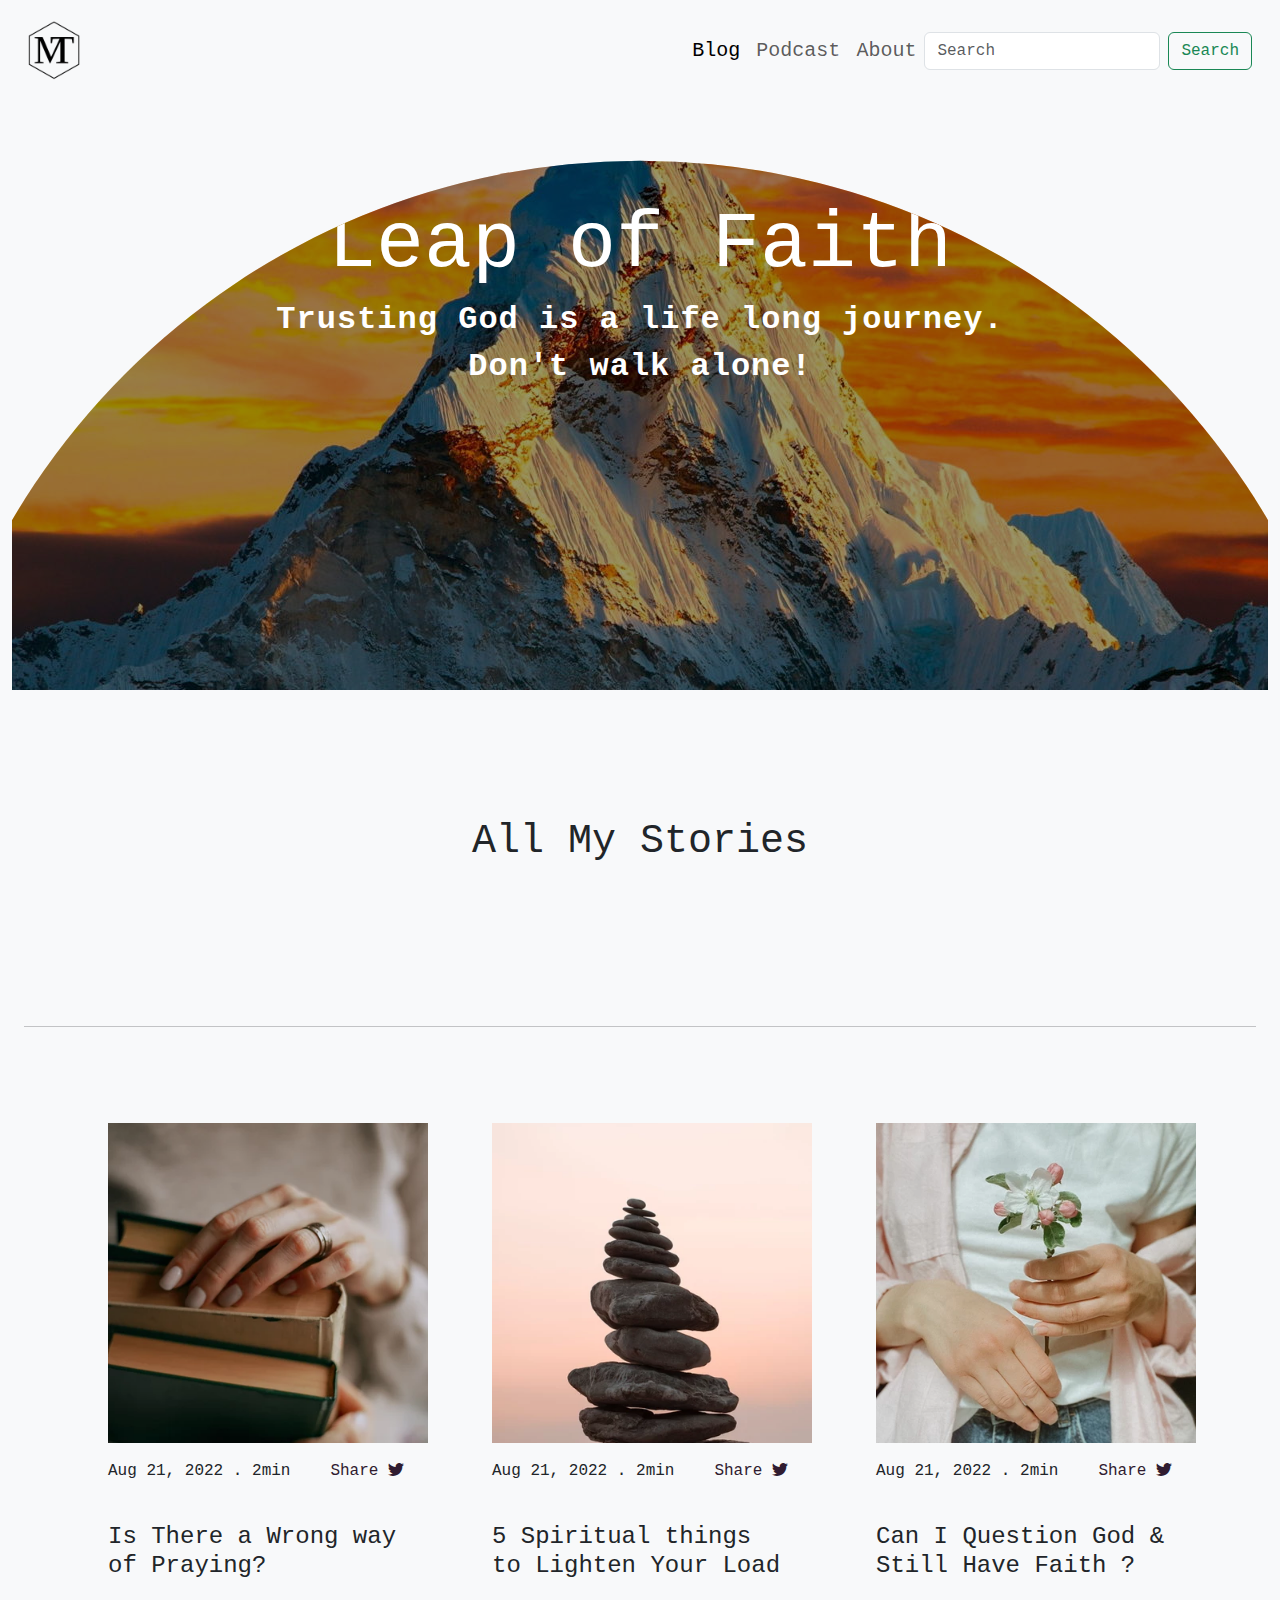
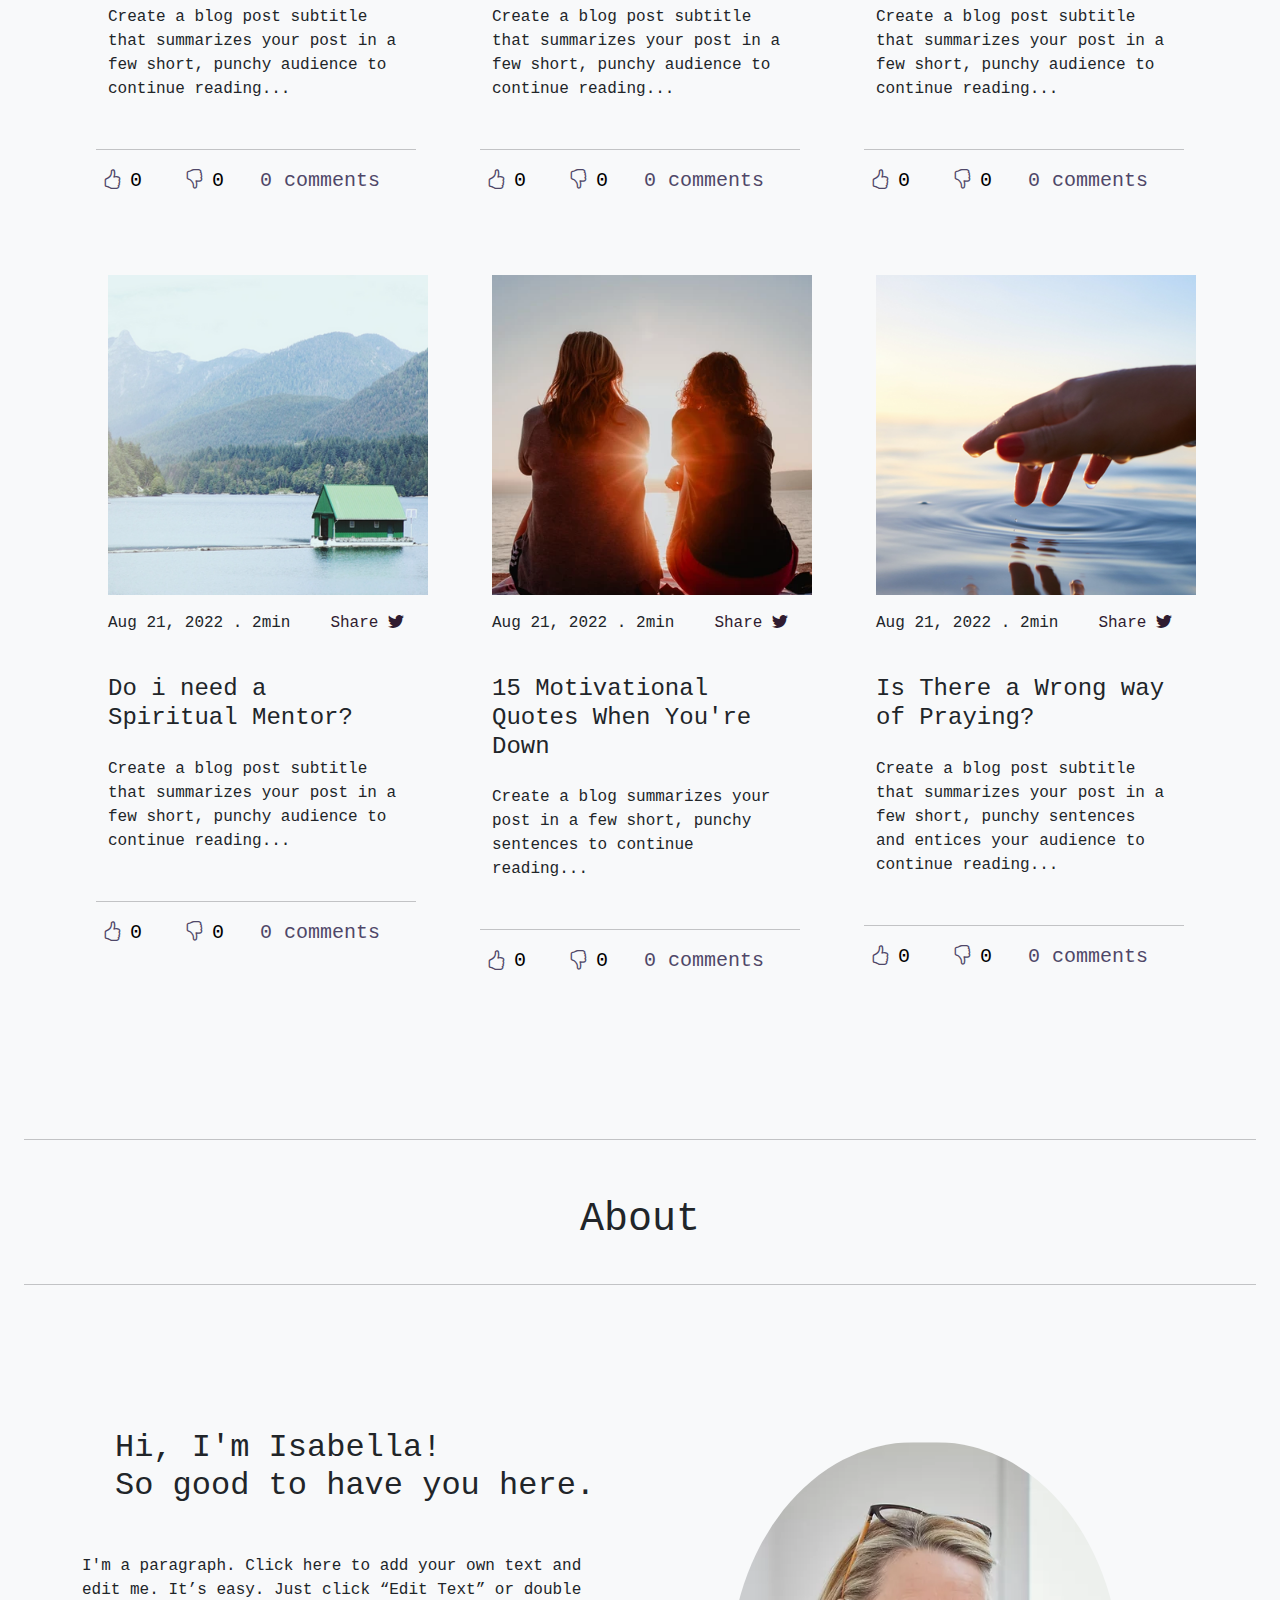
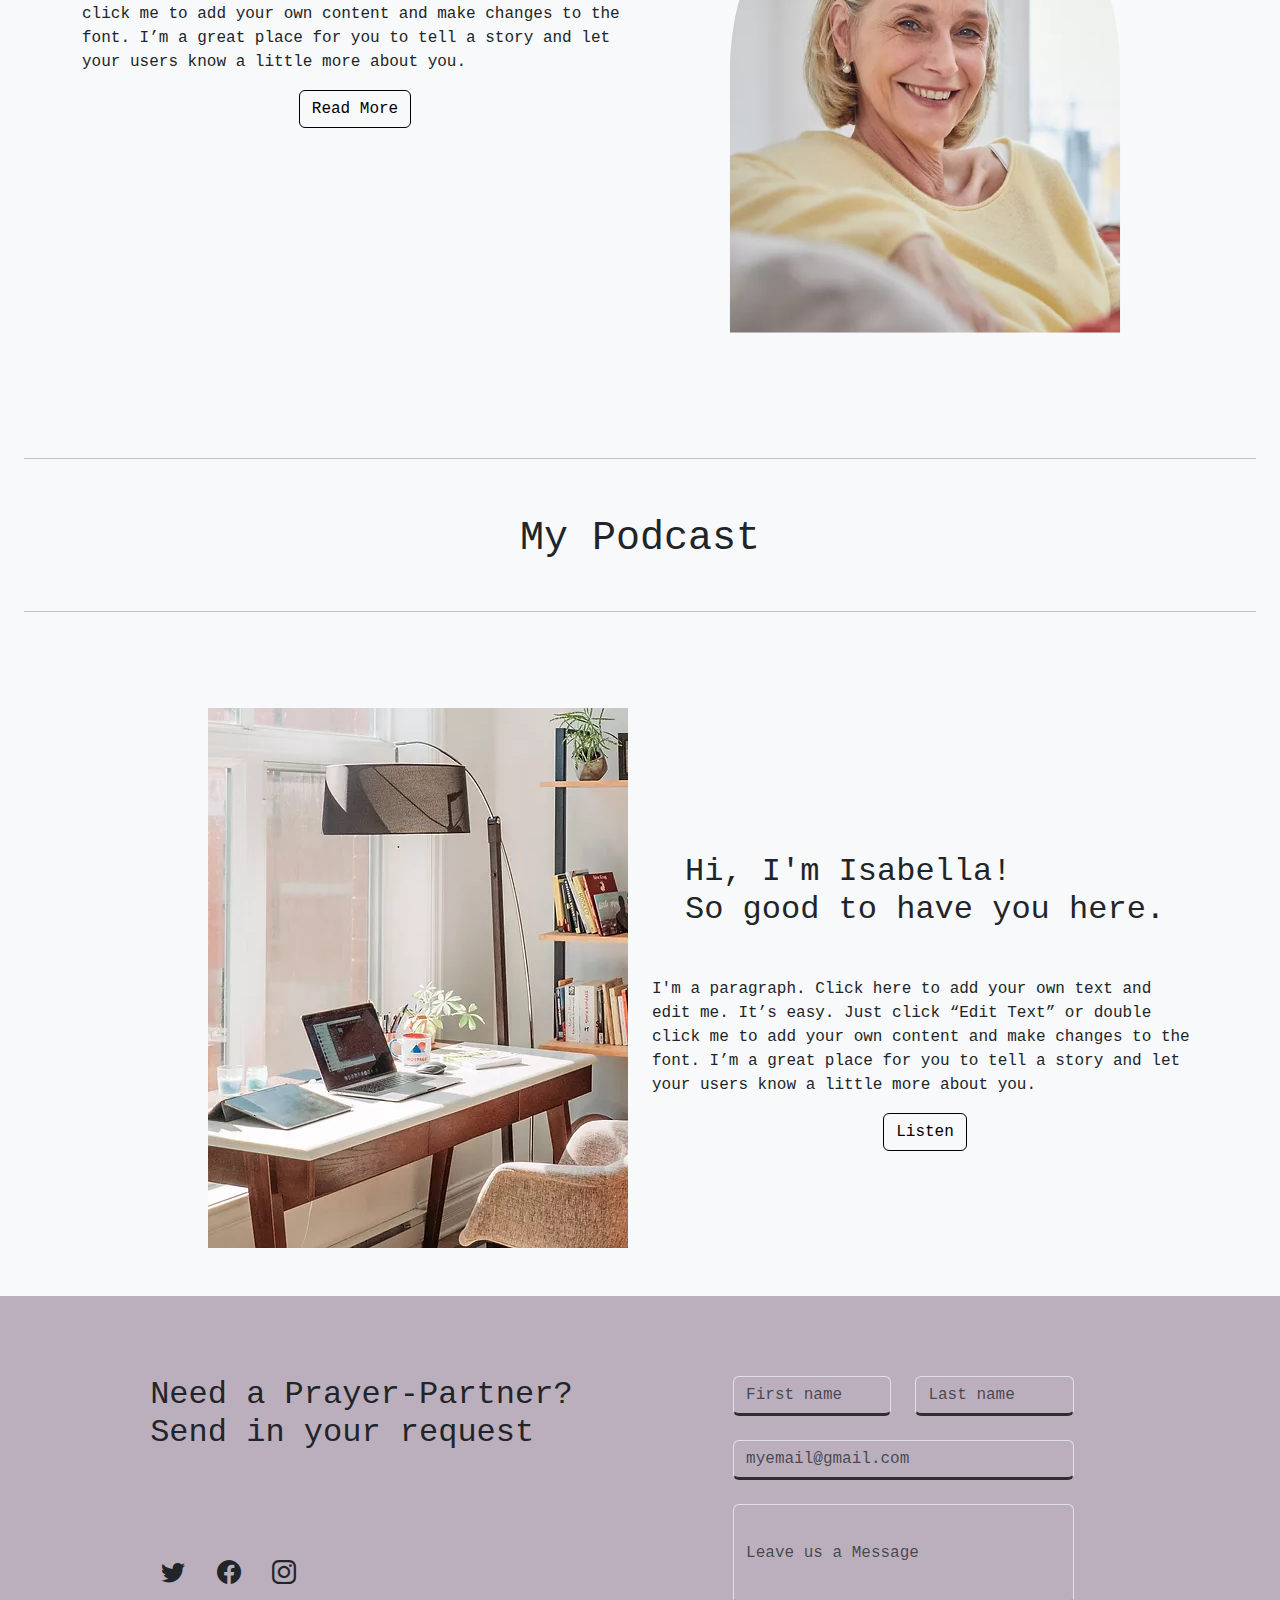
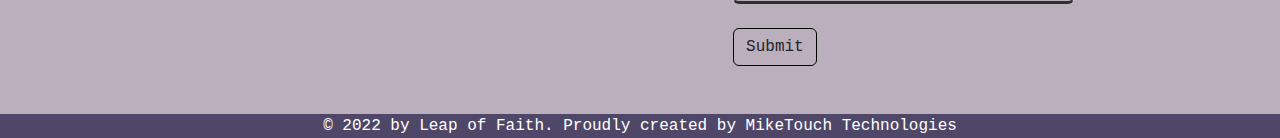
<file: index.html>
<!DOCTYPE html>
<html lang="en">
  <head>
    <meta charset="UTF-8" />
    <meta http-equiv="X-UA-Compatible" content="IE=edge" />
    <meta name="viewport" content="width=device-width, initial-scale=1.0" />
    <link
      rel="stylesheet"
      href="https://cdn.jsdelivr.net/npm/bootstrap@5.2.0/dist/css/bootstrap.min.css"
    />
    <link
      rel="stylesheet"
      href="https://cdn.jsdelivr.net/npm/bootstrap-icons@1.3.0/font/bootstrap-icons.css"
    />

    <link rel="stylesheet" href="style.css" />
    <title>Spirit Blog</title>
  </head>
  <body>
    <section class="container-fluid navbar-light bg-light">
      <nav class="navbar navbar-expand-lg navbar-light bg-light fixed-top">
        <div class="container-fluid">
          <a class="navbar-brand" href="index.html">
            <img src="./blog-images/logo.png" width="10%" alt="" />
          </a>
          <button
            class="navbar-toggler"
            type="button"
            data-bs-toggle="collapse"
            data-bs-target="#navbarSupportedContent"
            aria-controls="navbarSupportedContent"
            aria-expanded="false"
            aria-label="Toggle navigation"
          >
            <span class="navbar-toggler-icon"></span>
          </button>
          <div
            class="collapse navbar-collapse me-auto nav justify-content-end"
            id="navbarSupportedContent"
          >
            <ul class="navbar-nav mb-2 mb-lg-0">
              <li class="nav-item">
                <a class="nav-link active" aria-current="page" href="index.html"
                  >Blog</a
                >
              </li>
              <li class="nav-item">
                <a class="nav-link" href="./podcast.html">Podcast</a>
              </li>
              <li class="nav-item">
                <a class="nav-link" href="./about.html">About</a>
              </li>
            </ul>
            <form class="d-flex" role="search">
              <input
                class="form-control me-2"
                type="search"
                placeholder="Search"
                aria-label="Search"
              />
              <button class="btn btn-outline-success" type="submit">
                Search
              </button>
            </form>
          </div>
        </div>
      </nav>

      <section class="hero-section1 col-md-12 mt-0 pt-0">
        <div class="large-space"></div>
        <div class="class hero-bg">
          <div class="hero-scrollingText">
            <div class="heroInnerText">
              <h1>Leap of Faith</h1>

              <h4>Trusting God is a life long journey.</h4>
              <h4>Don't walk alone!</h4>
            </div>
          </div>
        </div>
      </section>

      <div class="allStories d-flex justify-content-center">
        <h1 class="py-5 my-5">All My Stories</h1>
      </div>
      <div class="container-fluid py-4 my-4">
        <hr />
      </div>
      <section class="blog-wrapper">
        <div class="blog-gallery">
          <div class="mb-5 blog-gallery-item">
            <div class="container">
              <img src="./blog-images/person-book.webp" alt="" />
            </div>
            <div class="mt-3 d-flex justify-content-between container">
              <p>Aug 21, 2022 . 2min</p>

              <!-- SOCIAL MEDIA SHARE -->
              <a class="twitter">
                &nbsp Share&nbsp<i class="bi bi-twitter"></i
              ></a>
            </div>
            <h4 class="container my-4">Is There a Wrong way of Praying?</h4>
            <p class="container">
              Create a blog post subtitle that summarizes your post in a few
              short, punchy audience to continue reading...
            </p>

            <hr class="mt-5 mb-0" />
            <div class="viewComments d-flex mt-3">
              <!-- LIKES AND DISLIKES -->

              <div class="voting">
                <button id="likebtn">
                  <i class="bi bi-hand-thumbs-up"></i>
                </button>
                <input type="number" id="input1" value="0" name="" />
                <button id="dislikebtn">
                  <i class="bi bi-hand-thumbs-down"></i>
                </button>
                <input type="number" id="input2" value="0" name="" />
              </div>
              <a href="#"><p>0 comments</p></a>
            </div>
          </div>

          <div class="mb-5 blog-gallery-item">
            <div class="container">
              <img src="./blog-images/piled-rocks.webp" alt="" />
            </div>
            <div class="mt-3 d-flex justify-content-between container">
              <p>Aug 21, 2022 . 2min</p>

              <!-- SOCIAL MEDIA SHARE -->
              <a class="twitter">
                &nbsp Share&nbsp<i class="bi bi-twitter"></i
              ></a>
            </div>
            <h4 class="container my-4">
              5 Spiritual things to Lighten Your Load
            </h4>
            <p class="container">
              Create a blog post subtitle that summarizes your post in a few
              short, punchy audience to continue reading...
            </p>

            <hr class="mt-5 mb-0" />
            <div class="viewComments d-flex mt-3">
              <!-- LIKES AND DISLIKES -->

              <div class="voting">
                <button id="likebtn">
                  <i class="bi bi-hand-thumbs-up"></i>
                </button>
                <input type="number" id="input1" value="0" name="" />
                <button id="dislikebtn">
                  <i class="bi bi-hand-thumbs-down"></i>
                </button>
                <input type="number" id="input2" value="0" name="" />
              </div>
              <a href="#"><p>0 comments</p></a>
            </div>
          </div>

          <div class="mb-5 blog-gallery-item">
            <div class="container">
              <img src="./blog-images/person-flower.webp" alt="" />
            </div>
            <div class="mt-3 d-flex justify-content-between container">
              <p>Aug 21, 2022 . 2min</p>

              <!-- SOCIAL MEDIA SHARE -->
              <a class="twitter">
                &nbsp Share&nbsp<i class="bi bi-twitter"></i
              ></a>
            </div>
            <h4 class="container my-4">
              Can I Question God & Still Have Faith ?
            </h4>
            <p class="container">
              Create a blog post subtitle that summarizes your post in a few
              short, punchy audience to continue reading...
            </p>

            <hr class="mt-5 mb-0" />
            <div class="viewComments d-flex mt-3">
              <!-- LIKES AND DISLIKES -->

              <div class="voting">
                <button id="likebtn">
                  <i class="bi bi-hand-thumbs-up"></i>
                </button>
                <input type="number" id="input1" value="0" name="" />
                <button id="dislikebtn">
                  <i class="bi bi-hand-thumbs-down"></i>
                </button>
                <input type="number" id="input2" value="0" name="" />
              </div>
              <a href="#"><p>0 comments</p></a>
            </div>
          </div>

          <div class="mb-5 blog-gallery-item">
            <div class="container">
              <img src="./blog-images/house.webp" alt="" />
            </div>
            <div class="mt-3 d-flex justify-content-between container">
              <p>Aug 21, 2022 . 2min</p>

              <!-- SOCIAL MEDIA SHARE -->
              <a class="twitter">
                &nbsp Share&nbsp<i class="bi bi-twitter"></i
              ></a>
            </div>
            <h4 class="container my-4">Do i need a Spiritual Mentor?</h4>
            <p class="container">
              Create a blog post subtitle that summarizes your post in a few
              short, punchy audience to continue reading...
            </p>

            <hr class="mt-5 mb-0" />
            <div class="viewComments d-flex mt-3">
              <!-- LIKES AND DISLIKES -->

              <div class="voting">
                <button id="likebtn">
                  <i class="bi bi-hand-thumbs-up"></i>
                </button>
                <input type="number" id="input1" value="0" name="" />
                <button id="dislikebtn">
                  <i class="bi bi-hand-thumbs-down"></i>
                </button>
                <input type="number" id="input2" value="0" name="" />
              </div>
              <a href="#"><p>0 comments</p></a>
            </div>
          </div>

          <div class="mb-5 blog-gallery-item">
            <div class="container">
              <img src="./blog-images/people-sunset.webp" alt="" />
            </div>
            <div class="mt-3 d-flex justify-content-between container">
              <p>Aug 21, 2022 . 2min</p>

              <!-- SOCIAL MEDIA SHARE -->
              <a class="twitter">
                &nbsp Share&nbsp<i class="bi bi-twitter"></i
              ></a>
            </div>
            <h4 class="container my-4">
              15 Motivational Quotes When You're Down
            </h4>
            <p class="container">
              Create a blog summarizes your post in a few short, punchy
              sentences to continue reading...
            </p>

            <hr class="mt-5 mb-0" />
            <div class="viewComments d-flex mt-3">
              <!-- LIKES AND DISLIKES -->

              <div class="voting">
                <button id="likebtn">
                  <i class="bi bi-hand-thumbs-up"></i>
                </button>
                <input type="number" id="input1" value="0" name="" />
                <button id="dislikebtn">
                  <i class="bi bi-hand-thumbs-down"></i>
                </button>
                <input type="number" id="input2" value="0" name="" />
              </div>
              <a href="#"><p>0 comments</p></a>
            </div>
          </div>

          <div class="mb-5 blog-gallery-item">
            <div class="container">
              <img src="./blog-images/hand-water.webp" alt="" />
            </div>
            <div class="mt-3 d-flex justify-content-between container">
              <p>Aug 21, 2022 . 2min</p>

              <!-- SOCIAL MEDIA SHARE -->
              <a class="twitter">
                &nbsp Share&nbsp<i class="bi bi-twitter"></i
              ></a>
            </div>
            <h4 class="container my-4">Is There a Wrong way of Praying?</h4>
            <p class="container">
              Create a blog post subtitle that summarizes your post in a few
              short, punchy sentences and entices your audience to continue
              reading...
            </p>

            <hr class="mt-5 mb-0" />
            <div class="viewComments d-flex mt-3">
              <!-- LIKES AND DISLIKES -->

              <div class="voting">
                <button id="likebtn">
                  <i class="bi bi-hand-thumbs-up"></i>
                </button>
                <input type="number" id="input1" value="0" name="" />
                <button id="dislikebtn">
                  <i class="bi bi-hand-thumbs-down"></i>
                </button>
                <input type="number" id="input2" value="0" name="" />
              </div>
              <a href="#"><p>0 comments</p></a>
            </div>
          </div>
        </div>
      </section>

      <div class="container-fluid about-topline">
        <hr />
      </div>
      <div class="allStories d-flex justify-content-center">
        <h1 class="my-4">About</h1>
      </div>
      <div class="container-fluid">
        <hr />
      </div>
      <section>
        <div class="container">
          <div class="row">
            <div class="large-space"></div>
            <div class="col-md-6 my-5">
              <div class="author-text">
                <h2 class="my-5">
                  Hi, I'm Isabella!<br />So good to have you here.
                </h2>
                <p>
                  I'm a paragraph. Click here to add your own text and edit me.
                  It’s easy. Just click “Edit Text” or double click me to add
                  your own content and make changes to the font. I’m a great
                  place for you to tell a story and let your users know a little
                  more about you.
                </p>
                <a class="btn btn-light readMore" href="about.html"
                  >Read More</a
                >
              </div>
            </div>
            <div class="col-md-6 my-5">
              <div class="authorImage">
                <img src="./blog-images/isabella-head.webp" alt="" />
              </div>
            </div>
          </div>
        </div>
      </section>

      <div class="container-fluid">
        <hr />
      </div>
      <div class="allStories d-flex justify-content-center">
        <h1 class="py-4">My Podcast</h1>
      </div>
      <div class="container-fluid">
        <hr />
      </div>

      <section>
        <div class="container">
          <div class="row">
            <div class="large-space"></div>
            <div class="col-md-6 my-5 d-flex justify-content-end">
              <div class="PodImage">
                <img src="./blog-images/furnitureblog.jpg" alt="" />
              </div>
            </div>
            <div class="col-md-6 my-5 d-flex justify-content-start">
              <div class="author-text">
                <h2 class="my-5">
                  Hi, I'm Isabella!<br />So good to have you here.
                </h2>
                <p>
                  I'm a paragraph. Click here to add your own text and edit me.
                  It’s easy. Just click “Edit Text” or double click me to add
                  your own content and make changes to the font. I’m a great
                  place for you to tell a story and let your users know a little
                  more about you.
                </p>
                <a class="btn btn-light readMore" href="podcast.html">Listen</a>
              </div>
            </div>
          </div>
        </div>
      </section>

      <!-- ....FOOTER SECTTION -->

      <section>
        <div>
          <div class="row footer-note">
            <div class="large-space"></div>
            <div class="col-md-6 my-5">
              <div>
                <h2>Need a Prayer-Partner?<br />Send in your request</h2>
              </div>
              <div class="larger-space"></div>
              <div class="social-icons pl-5">
                <i class="bi bi-twitter"></i>
                <i class="bi bi-facebook"></i>
                <i class="bi bi-instagram"></i>
              </div>
            </div>
            <div class="col-md-6 my-5 container">
              <form class="container">
                <div class="row">
                  <div class="col-md-4">
                    <input
                      type="text"
                      class="form-control"
                      placeholder="First name"
                      aria-label="First name"
                    />
                  </div>
                  <div class="col-md-4">
                    <input
                      type="text"
                      class="form-control"
                      placeholder="Last name"
                      aria-label="Last name"
                    />
                  </div>
                </div>
                <br />
                <div class="row">
                  <div class="col-8">
                    <input
                      type="email"
                      class="form-control"
                      placeholder="myemail@gmail.com"
                      aria-label="email"
                    />
                  </div>
                </div>
                <br />
                <div class="row">
                  <div class="col-8">
                    <input
                      type="text"
                      class="form-control"
                      placeholder="Leave us a Message"
                      aria-label="Message"
                      style="height: 100px"
                    />
                  </div>
                </div>
                <br />

                <a type="submit" class="btn sub" href="#">Submit</a>
              </form>
            </div>
          </div>
        </div>
      </section>
      <div class="row legal d-flex justify-content-center">
        © 2022 by Leap of Faith. Proudly created by MikeTouch Technologies
      </div>
    </section>
    <!-- JavaScript Bundle with Popper -->

    <script
      src="https://cdn.jsdelivr.net/npm/bootstrap@5.2.1/dist/js/bootstrap.bundle.min.js"
      integrity="sha384-u1OknCvxWvY5kfmNBILK2hRnQC3Pr17a+RTT6rIHI7NnikvbZlHgTPOOmMi466C8"
      crossorigin="anonymous"
    ></script>

    <script src="main.js"></script>
  </body>
</html>
</file>
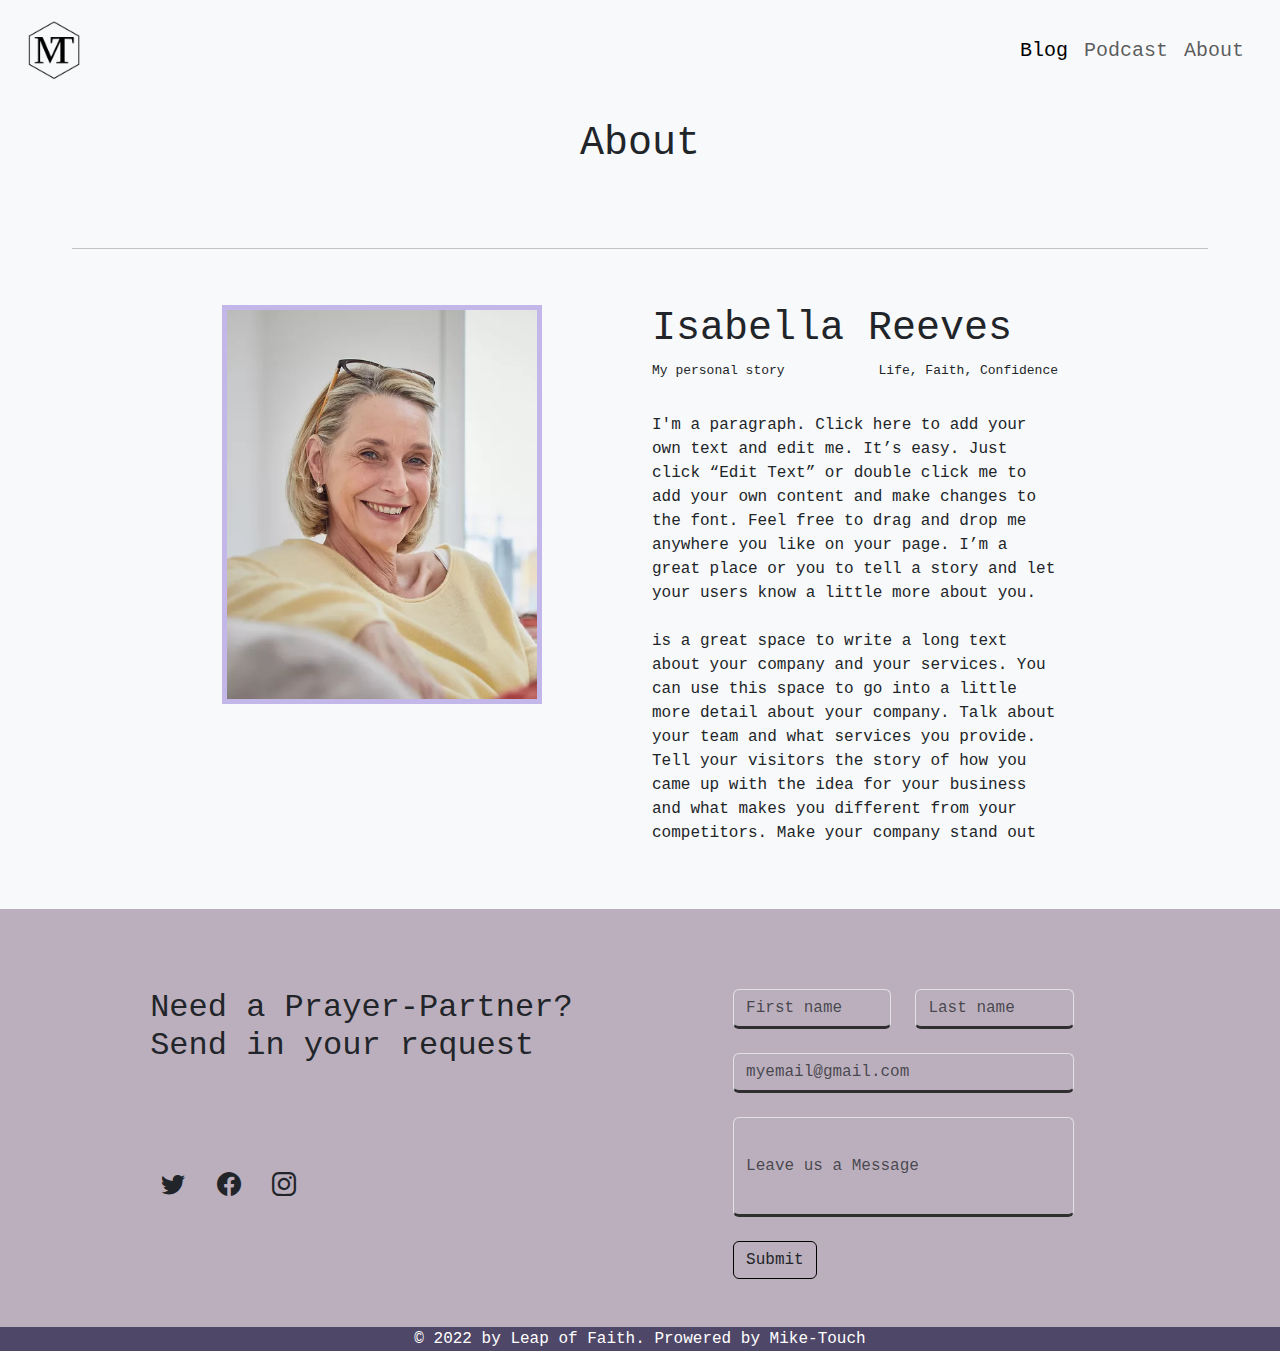
<file: about.html>
<!DOCTYPE html>
<html lang="en">
  <head>
    <meta charset="UTF-8" />
    <meta http-equiv="X-UA-Compatible" content="IE=edge" />
    <meta name="viewport" content="width=device-width, initial-scale=1.0" />
    <link
      rel="stylesheet"
      href="https://cdn.jsdelivr.net/npm/bootstrap@5.2.0/dist/css/bootstrap.min.css"
    />
    <link
      rel="stylesheet"
      href="https://cdn.jsdelivr.net/npm/bootstrap-icons@1.3.0/font/bootstrap-icons.css"
    />

    <link rel="stylesheet" href="style.css" />
    <!-- <link
      rel="stylesheet"
      href="https://maxcdn.bootstrapcdn.com/bootstrap/3.4.1/css/bootstrap.min.css"
    /> -->

    <script src="https://ajax.googleapis.com/ajax/libs/jquery/3.6.0/jquery.min.js"></script>
    <script src="https://maxcdn.bootstrapcdn.com/bootstrap/3.4.1/js/bootstrap.min.js"></script>
    <title>Spirit Blog</title>
  </head>
  <body>
    <section class="container-fluid navbar-light bg-light">
      <nav class="navbar navbar-expand-lg navbar-light bg-light fixed-top">
        <div class="container-fluid">
          <a class="navbar-brand" href="index.html">
            <img src="./blog-images/logo.png" width="10%" alt="" />
          </a>
          <button
            class="navbar-toggler"
            type="button"
            data-bs-toggle="collapse"
            data-bs-target="#navbarSupportedContent"
            aria-controls="navbarSupportedContent"
            aria-expanded="false"
            aria-label="Toggle navigation"
          >
            <span class="navbar-toggler-icon"></span>
          </button>
          <div
            class="collapse navbar-collapse me-auto nav justify-content-end"
            id="navbarSupportedContent"
          >
            <ul class="navbar-nav mb-2 mb-lg-0" style="float: right">
              <li class="nav-item">
                <a class="nav-link active" aria-current="page" href="index.html"
                  >Blog</a
                >
              </li>
              <li class="nav-item">
                <a class="nav-link" href="./podcast.html">Podcast</a>
              </li>
              <li class="nav-item">
                <a class="nav-link" href="./about.html">About</a>
              </li>
            </ul>
            <!-- <form class="d-flex" role="search">
              <input
                class="form-control me-2"
                type="search"
                placeholder="Search"
                aria-label="Search"
              />
              <button class="btn btn-outline-success" type="submit">
                Search
              </button>
            </form> -->
          </div>
        </div>
      </nav>

      <div class="allStories d-flex justify-content-center">
        <h1 class="py-5" style="margin-top: 1em">About</h1>
      </div>

      <div class="container-fluid py2 my-4">
        <hr class="mx-5" />
      </div>

      <section class="container">
        <div class="container">
          <div class="row podacst-wrapper">
            <div class="large-space"></div>
            <div class="col-md-6">
              <div class="podcast-image">
                <img src="./blog-images/isabella-head.webp" alt="" />
              </div>
            </div>
            <div class="col-md-6">
              <div class="author-podcast">
                <h1 class="my-2">Isabella Reeves</h1>
                <div class="container py2 my-1"><hr" /></div>
                <div class="blog-bio">
                  <p>My personal story</p>
                  <p>Life, Faith, Confidence</p>
                </div>
                <p class="about-text">
                  I'm a paragraph. Click here to add your own text and edit me.
                  It’s easy. Just click “Edit Text” or double click me to add
                  your own content and make changes to the font. Feel free to
                  drag and drop me anywhere you like on your page. I’m a great
                  place or you to tell a story and let your users know a little
                  more about you. <br /><br />
                  is a great space to write a long text about your company and
                  your services. You can use this space to go into a little more
                  detail about your company. Talk about your team and what
                  services you provide. Tell your visitors the story of how you
                  came up with the idea for your business and what makes you
                  different from your competitors. Make your company stand out
                </p>
              </div>
            </div>
          </div>
        </div>
      </section>

      <section>
        <div>
          <div class="row footer-note">
            <div class="large-space"></div>
            <div class="col-md-6 my-5">
              <div>
                <h2>Need a Prayer-Partner?<br />Send in your request</h2>
              </div>
              <div class="larger-space"></div>
              <div class="social-icons pl-5">
                <i class="bi bi-twitter"></i>
                <i class="bi bi-facebook"></i>
                <i class="bi bi-instagram"></i>
              </div>
            </div>
            <div class="col-md-6 my-5 container">
              <form class="container">
                <div class="row">
                  <div class="col-md-4">
                    <input
                      type="text"
                      class="form-control"
                      placeholder="First name"
                      aria-label="First name"
                    />
                  </div>
                  <div class="col-md-4">
                    <input
                      type="text"
                      class="form-control"
                      placeholder="Last name"
                      aria-label="Last name"
                    />
                  </div>
                </div>
                <br />
                <div class="row">
                  <div class="col-8">
                    <input
                      type="email"
                      class="form-control"
                      placeholder="myemail@gmail.com"
                      aria-label="email"
                    />
                  </div>
                </div>
                <br />
                <div class="row">
                  <div class="col-8">
                    <input
                      type="text"
                      class="form-control"
                      placeholder="Leave us a Message"
                      aria-label="Message"
                      style="height: 100px"
                    />
                  </div>
                </div>
                <br />

                <a type="submit" class="btn sub" href="#">Submit</a>
              </form>
            </div>
          </div>
        </div>
      </section>
      <div class="row legal d-flex justify-content-center">
        © 2022 by Leap of Faith. Prowered by Mike-Touch
      </div>
    </section>
    <!-- JavaScript Bundle with Popper -->
    <script
      src="https://cdn.jsdelivr.net/npm/bootstrap@5.2.1/dist/js/bootstrap.bundle.min.js"
      integrity="sha384-u1OknCvxWvY5kfmNBILK2hRnQC3Pr17a+RTT6rIHI7NnikvbZlHgTPOOmMi466C8"
      crossorigin="anonymous"
    ></script>
    <script src="main.js"></script>
  </body>
</html>
</file>
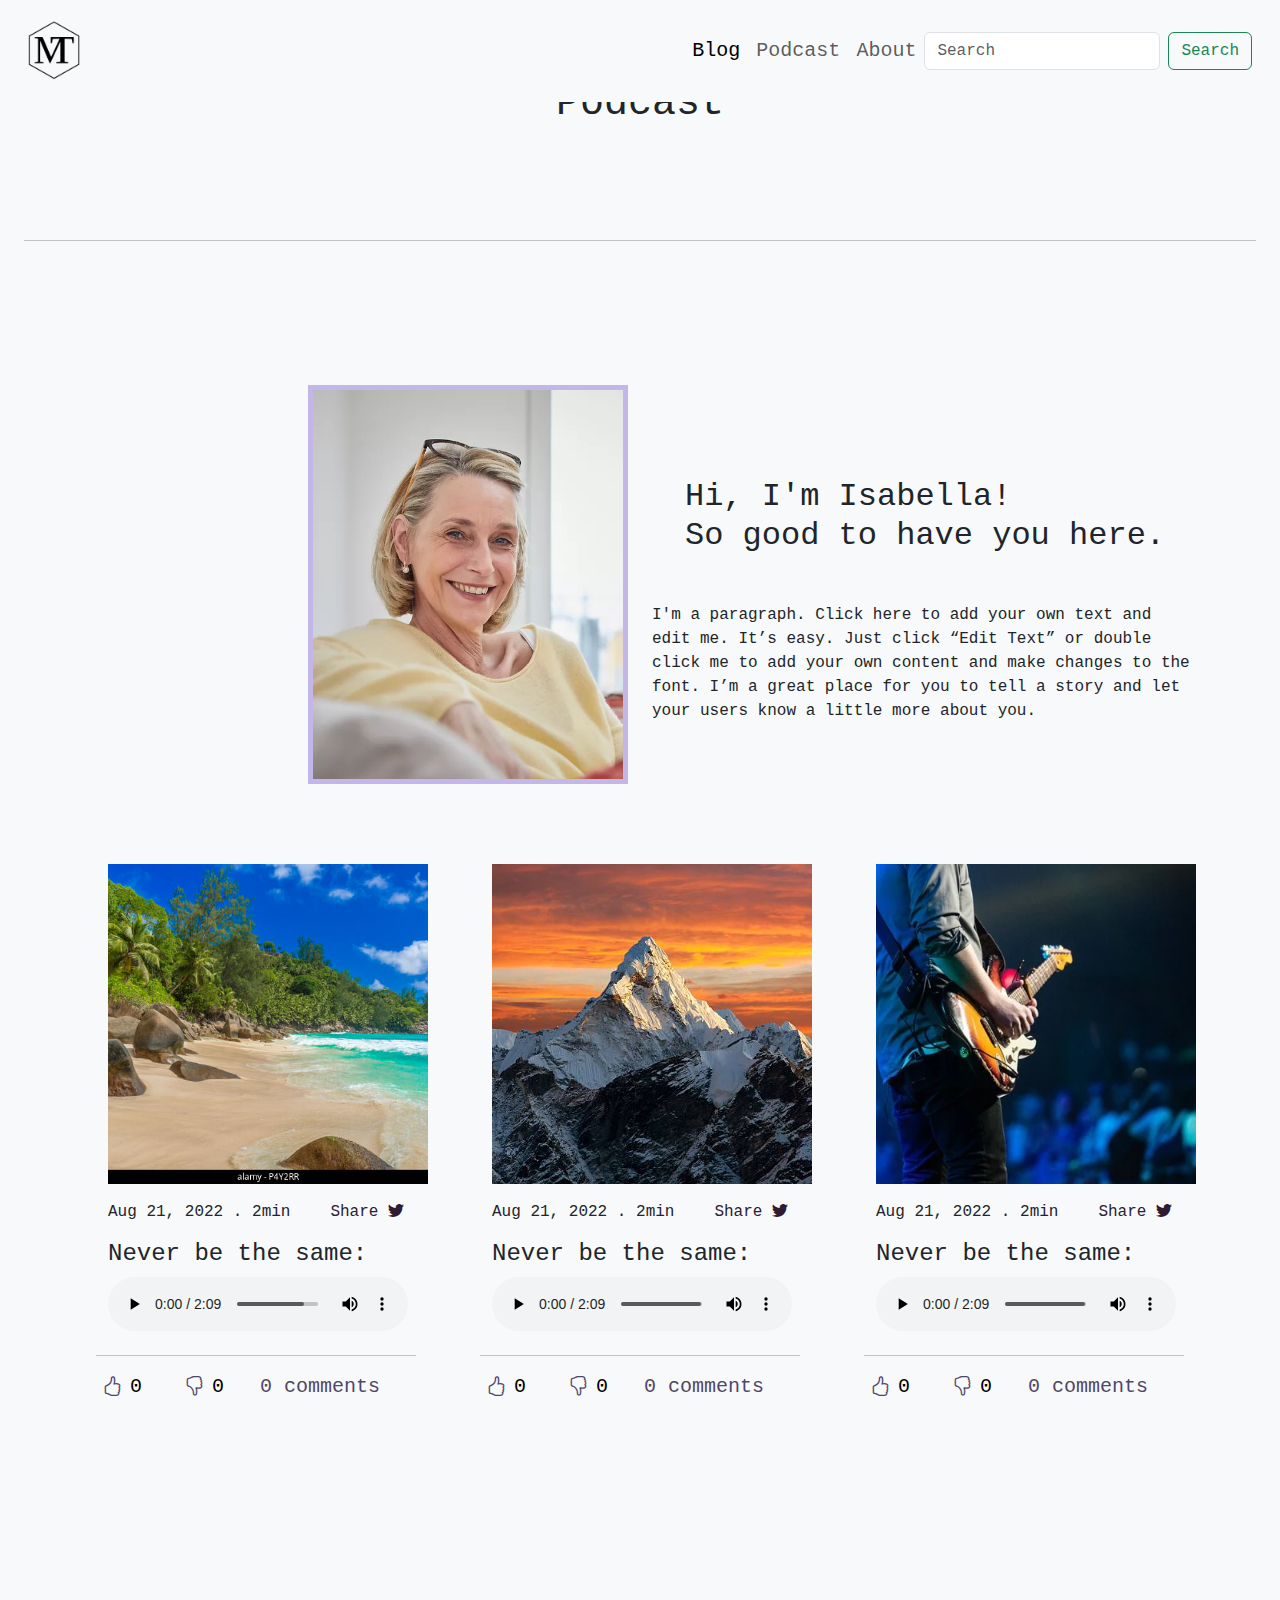
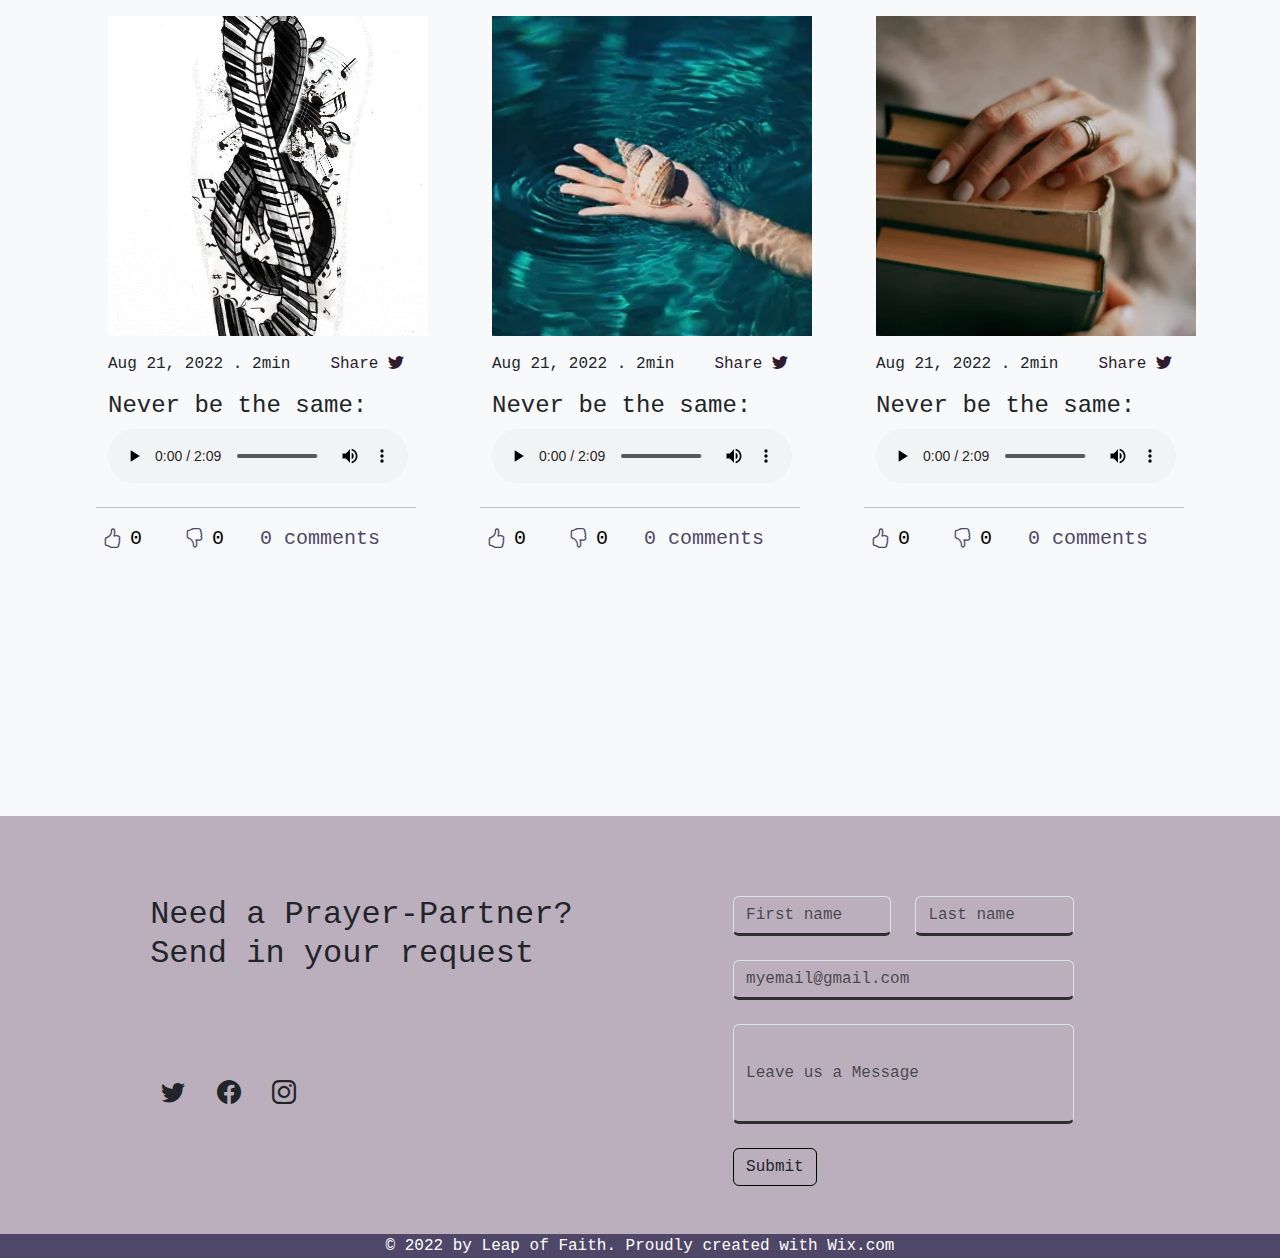
<file: events.html>
<!DOCTYPE html>
<html lang="en">
  <head>
    <meta charset="UTF-8" />
    <meta http-equiv="X-UA-Compatible" content="IE=edge" />
    <meta name="viewport" content="width=device-width, initial-scale=1.0" />
    <link
      rel="stylesheet"
      href="https://cdn.jsdelivr.net/npm/bootstrap@5.2.0/dist/css/bootstrap.min.css"
    />
    <link
      rel="stylesheet"
      href="https://cdn.jsdelivr.net/npm/bootstrap-icons@1.3.0/font/bootstrap-icons.css"
    />

    <link rel="stylesheet" href="style.css" />
    <title>Spirit Blog</title>
  </head>
  <body>
    <section class="container-fluid navbar-light bg-light">
      <nav class="navbar navbar-expand-lg navbar-light bg-light fixed-top">
        <div class="container-fluid">
          <a class="navbar-brand" href="index.html">
            <img src="./blog-images/logo.png" width="10%" alt="" />
          </a>

          <button
            class="navbar-toggler"
            type="button"
            data-bs-toggle="collapse"
            data-bs-target="#navbarSupportedContent"
            aria-controls="navbarSupportedContent"
            aria-expanded="false"
            aria-label="Toggle navigation"
          >
            <span class="navbar-toggler-icon"></span>
          </button>
          <div
            class="collapse navbar-collapse me-auto nav justify-content-end"
            id="navbarSupportedContent"
          >
            <ul class="navbar-nav mb-2 mb-lg-0">
              <li class="nav-item">
                <a class="nav-link active" aria-current="page" href="index.html"
                  >Blog</a
                >
              </li>
              <li class="nav-item">
                <a class="nav-link" href="./podcast.html">Podcast</a>
              </li>
              <li class="nav-item">
                <a class="nav-link" href="./about.html">About</a>
              </li>
            </ul>
            <form class="d-flex" role="search">
              <input
                class="form-control me-2"
                type="search"
                placeholder="Search"
                aria-label="Search"
              />
              <button class="btn btn-outline-success" type="submit">
                Search
              </button>
            </form>
          </div>
        </div>
      </nav>

      <div class="allStories d-flex justify-content-center">
        <h1 class="my-5">Podcast</h1>
      </div>
      <div class="container-fluid py-4 my-4">
        <hr />
      </div>
      <section>
        <div class="container">
          <div class="row">
            <div class="large-space"></div>
            <div class="col-md-6 my-5 d-flex justify-content-end">
              <div class="podcast-image">
                <img src="./blog-images/isabella-head.webp" alt="" />
              </div>
            </div>
            <div class="col-md-6 my-5 d-flex justify-content-start">
              <div class="author-text">
                <h2 class="my-5">
                  Hi, I'm Isabella!<br />So good to have you here.
                </h2>
                <p>
                  I'm a paragraph. Click here to add your own text and edit me.
                  It’s easy. Just click “Edit Text” or double click me to add
                  your own content and make changes to the font. I’m a great
                  place for you to tell a story and let your users know a little
                  more about you.
                </p>
                <!-- <a class="btn btn-light readMore" href="podcast.html">Listen</a> -->
              </div>
            </div>
          </div>
        </div>
      </section>

      <section class="blog-wrapper">
        <div class="blog-gallery">
          <div class="mb-5 blog-gallery-item">
            <div class="container">
              <img src="./blog-images/p4y2rr.jpg" alt="" />
            </div>
            <div class="mt-3 d-flex justify-content-between container">
              <p>Aug 21, 2022 . 2min</p>

              <!-- SOCIAL MEDIA SHARE -->
              <a class="twitter">
                &nbsp Share&nbsp<i class="bi bi-twitter"></i
              ></a>
            </div>
            <div class="container">
              <figure>
                <figcaption><h4>Never be the same:</h4></figcaption>
                <audio
                  controls
                  src="/blog-audio/Never_be_the_same.mpeg"
                ></audio>
              </figure>
            </div>

            <hr class="mt-2 mb-0" />
            <div class="viewComments d-flex mt-3">
              <!-- LIKES AND DISLIKES -->

              <div class="voting">
                <button id="likebtn">
                  <i class="bi bi-hand-thumbs-up"></i>
                </button>
                <input type="number" id="input1" value="0" name="" />
                <button id="dislikebtn">
                  <i class="bi bi-hand-thumbs-down"></i>
                </button>
                <input type="number" id="input2" value="0" name="" />
              </div>
              <a href="#"><p>0 comments</p></a>
            </div>
          </div>
          <div class="mb-5 blog-gallery-item">
            <div class="container">
              <img src="./blog-images/everestx612.jpg" alt="" />
            </div>
            <div class="mt-3 d-flex justify-content-between container">
              <p>Aug 21, 2022 . 2min</p>

              <!-- SOCIAL MEDIA SHARE -->
              <a class="twitter">
                &nbsp Share&nbsp<i class="bi bi-twitter"></i
              ></a>
            </div>
            <div class="container">
              <figure>
                <figcaption><h4>Never be the same:</h4></figcaption>
                <audio
                  controls
                  src="/blog-audio/Never_be_the_same.mpeg"
                ></audio>
              </figure>
            </div>

            <hr class="mt-2 mb-0" />
            <div class="viewComments d-flex mt-3">
              <!-- LIKES AND DISLIKES -->

              <div class="voting">
                <button id="likebtn">
                  <i class="bi bi-hand-thumbs-up"></i>
                </button>
                <input type="number" id="input1" value="0" name="" />
                <button id="dislikebtn">
                  <i class="bi bi-hand-thumbs-down"></i>
                </button>
                <input type="number" id="input2" value="0" name="" />
              </div>
              <a href="#"><p>0 comments</p></a>
            </div>
          </div>
          <div class="mb-5 blog-gallery-item">
            <div class="container">
              <img src="./blog-images/the-power-of-guitar.webp" alt="" />
            </div>
            <div class="mt-3 d-flex justify-content-between container">
              <p>Aug 21, 2022 . 2min</p>

              <!-- SOCIAL MEDIA SHARE -->
              <a class="twitter">
                &nbsp Share&nbsp<i class="bi bi-twitter"></i
              ></a>
            </div>
            <div class="container">
              <figure>
                <figcaption><h4>Never be the same:</h4></figcaption>
                <audio
                  controls
                  src="/blog-audio/Never_be_the_same.mpeg"
                ></audio>
              </figure>
            </div>

            <hr class="mt-2 mb-0" />
            <div class="viewComments d-flex mt-3">
              <!-- LIKES AND DISLIKES -->

              <div class="voting">
                <button id="likebtn">
                  <i class="bi bi-hand-thumbs-up"></i>
                </button>
                <input type="number" id="input1" value="0" name="" />
                <button id="dislikebtn">
                  <i class="bi bi-hand-thumbs-down"></i>
                </button>
                <input type="number" id="input2" value="0" name="" />
              </div>
              <a href="#"><p>0 comments</p></a>
            </div>
          </div>
          <div class="mb-5 blog-gallery-item">
            <div class="container">
              <img src="./blog-images/piano-tattoos-key-tattoos.jpg" alt="" />
            </div>
            <div class="mt-3 d-flex justify-content-between container">
              <p>Aug 21, 2022 . 2min</p>

              <!-- SOCIAL MEDIA SHARE -->
              <a class="twitter">
                &nbsp Share&nbsp<i class="bi bi-twitter"></i
              ></a>
            </div>
            <div class="container">
              <figure>
                <figcaption><h4>Never be the same:</h4></figcaption>
                <audio
                  controls
                  src="/blog-audio/Never_be_the_same.mpeg"
                ></audio>
              </figure>
            </div>

            <hr class="mt-2 mb-0" />
            <div class="viewComments d-flex mt-3">
              <!-- LIKES AND DISLIKES -->

              <div class="voting">
                <button id="likebtn">
                  <i class="bi bi-hand-thumbs-up"></i>
                </button>
                <input type="number" id="input1" value="0" name="" />
                <button id="dislikebtn">
                  <i class="bi bi-hand-thumbs-down"></i>
                </button>
                <input type="number" id="input2" value="0" name="" />
              </div>
              <a href="#"><p>0 comments</p></a>
            </div>
          </div>
          <div class="mb-5 blog-gallery-item">
            <div class="container">
              <img src="./blog-images/hand-snail-water.webp" alt="" />
            </div>
            <div class="mt-3 d-flex justify-content-between container">
              <p>Aug 21, 2022 . 2min</p>

              <!-- SOCIAL MEDIA SHARE -->
              <a class="twitter">
                &nbsp Share&nbsp<i class="bi bi-twitter"></i
              ></a>
            </div>
            <div class="container">
              <figure>
                <figcaption><h4>Never be the same:</h4></figcaption>
                <audio
                  controls
                  src="/blog-audio/Never_be_the_same.mpeg"
                ></audio>
              </figure>
            </div>

            <hr class="mt-2 mb-0" />
            <div class="viewComments d-flex mt-3">
              <!-- LIKES AND DISLIKES -->

              <div class="voting">
                <button id="likebtn">
                  <i class="bi bi-hand-thumbs-up"></i>
                </button>
                <input type="number" id="input1" value="0" name="" />
                <button id="dislikebtn">
                  <i class="bi bi-hand-thumbs-down"></i>
                </button>
                <input type="number" id="input2" value="0" name="" />
              </div>
              <a href="#"><p>0 comments</p></a>
            </div>
          </div>
          <div class="mb-5 blog-gallery-item">
            <div class="container">
              <img src="./blog-images/person-book.webp" alt="" />
            </div>
            <div class="mt-3 d-flex justify-content-between container">
              <p>Aug 21, 2022 . 2min</p>

              <!-- SOCIAL MEDIA SHARE -->
              <a class="twitter">
                &nbsp Share&nbsp<i class="bi bi-twitter"></i
              ></a>
            </div>
            <div class="container">
              <figure>
                <figcaption><h4>Never be the same:</h4></figcaption>
                <audio
                  controls
                  src="/blog-audio/Never_be_the_same.mpeg"
                ></audio>
              </figure>
            </div>

            <hr class="mt-2 mb-0" />
            <div class="viewComments d-flex mt-3">
              <!-- LIKES AND DISLIKES -->

              <div class="voting">
                <button id="likebtn">
                  <i class="bi bi-hand-thumbs-up"></i>
                </button>
                <input type="number" id="input1" value="0" name="" />
                <button id="dislikebtn">
                  <i class="bi bi-hand-thumbs-down"></i>
                </button>
                <input type="number" id="input2" value="0" name="" />
              </div>
              <a href="#"><p>0 comments</p></a>
            </div>
          </div>
        </div>
      </section>

      <!-- FOOTER SECTTION  -->

      <section>
        <div>
          <div class="row footer-note">
            <div class="large-space"></div>
            <div class="col-md-6 my-5">
              <div>
                <h2>Need a Prayer-Partner?<br />Send in your request</h2>
              </div>
              <div class="larger-space"></div>
              <div class="social-icons pl-5">
                <i class="bi bi-twitter"></i>
                <i class="bi bi-facebook"></i>
                <i class="bi bi-instagram"></i>
              </div>
            </div>
            <div class="col-md-6 my-5 container">
              <form class="container">
                <div class="row">
                  <div class="col-md-4">
                    <input
                      type="text"
                      class="form-control"
                      placeholder="First name"
                      aria-label="First name"
                    />
                  </div>
                  <div class="col-md-4">
                    <input
                      type="text"
                      class="form-control"
                      placeholder="Last name"
                      aria-label="Last name"
                    />
                  </div>
                </div>
                <br />
                <div class="row">
                  <div class="col-8">
                    <input
                      type="email"
                      class="form-control"
                      placeholder="myemail@gmail.com"
                      aria-label="email"
                    />
                  </div>
                </div>
                <br />
                <div class="row">
                  <div class="col-8">
                    <input
                      type="text"
                      class="form-control"
                      placeholder="Leave us a Message"
                      aria-label="Message"
                      style="height: 100px"
                    />
                  </div>
                </div>
                <br />

                <a type="submit" class="btn sub" href="#">Submit</a>
              </form>
            </div>
          </div>
        </div>
      </section>

      <div class="row legal d-flex justify-content-center">
        © 2022 by Leap of Faith. Proudly created with Wix.com
      </div>
    </section>

    <!-- JavaScript Bundle with Popper -->

    <script
      src="https://cdn.jsdelivr.net/npm/bootstrap@5.2.1/dist/js/bootstrap.bundle.min.js"
      integrity="sha384-u1OknCvxWvY5kfmNBILK2hRnQC3Pr17a+RTT6rIHI7NnikvbZlHgTPOOmMi466C8"
      crossorigin="anonymous"
    ></script>
    <script src="main.js"></script>
  </body>
</html>
</file>
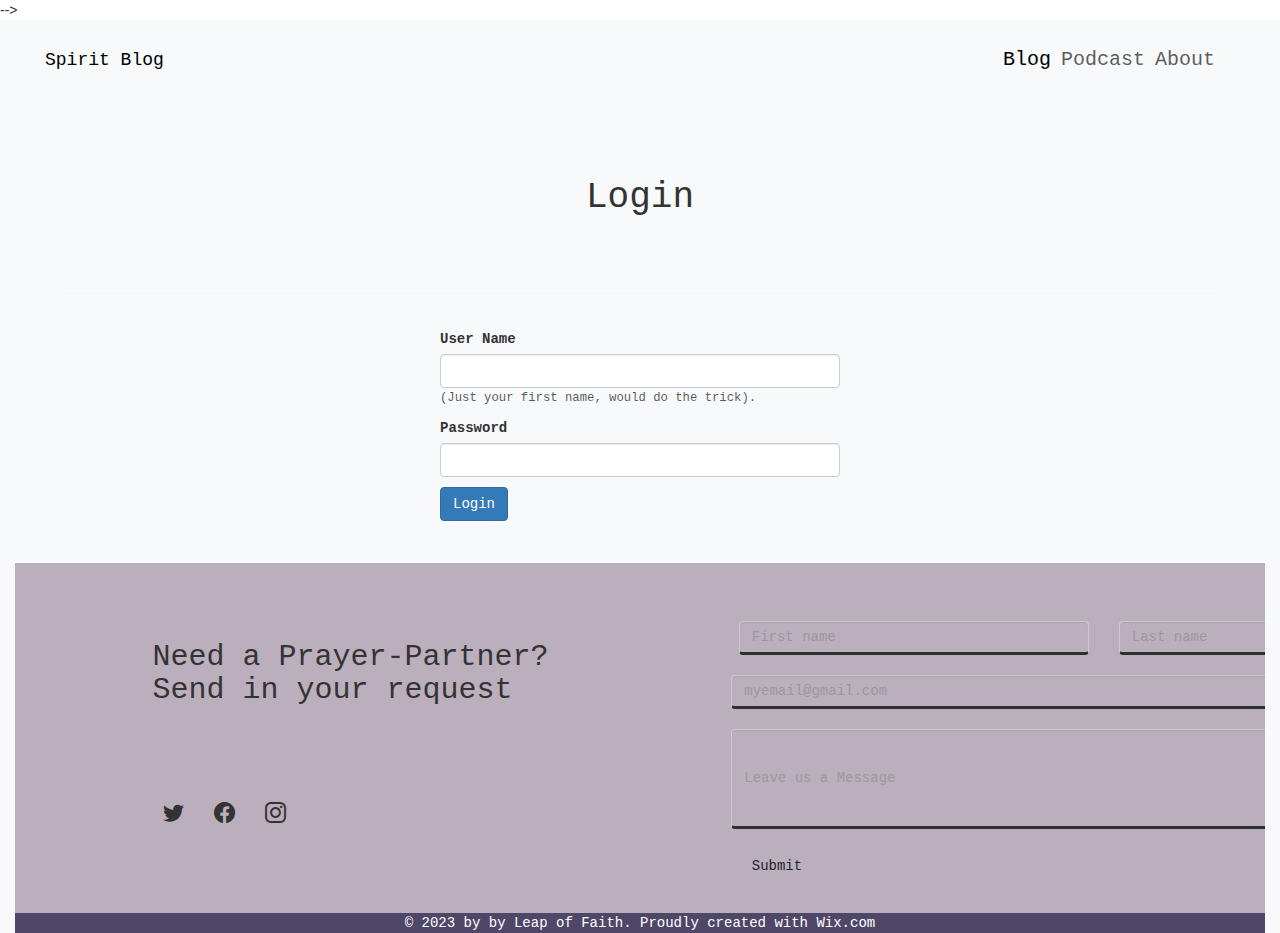
<file: login.html>
<!DOCTYPE html>
<html lang="en">
  <head>
    <meta charset="UTF-8" />
    <meta http-equiv="X-UA-Compatible" content="IE=edge" />
    <meta name="viewport" content="width=device-width, initial-scale=1.0" />
    <link
      rel="stylesheet"
      href="https://cdn.jsdelivr.net/npm/bootstrap@5.2.0/dist/css/bootstrap.min.css"
    />
    <link
      rel="stylesheet"
      href="https://cdn.jsdelivr.net/npm/bootstrap-icons@1.3.0/font/bootstrap-icons.css"
    />

    <link rel="stylesheet" href="style.css" />
    <link
      rel="stylesheet"
      href="https://maxcdn.bootstrapcdn.com/bootstrap/3.4.1/css/bootstrap.min.css"
    />
    -->

    <script src="https://ajax.googleapis.com/ajax/libs/jquery/3.6.0/jquery.min.js"></script>
    <script src="https://maxcdn.bootstrapcdn.com/bootstrap/3.4.1/js/bootstrap.min.js"></script>

    <title>Spirit Blog</title>
  </head>
  <body>
    <section class="container-fluid navbar-light bg-light">
      <nav class="navbar navbar-expand-lg navbar-light bg-light fixed-top">
        <div class="container-fluid">
          <a class="navbar-brand" href="index.html">Spirit Blog</a>
          <button
            class="navbar-toggler"
            type="button"
            data-bs-toggle="collapse"
            data-bs-target="#navbarSupportedContent"
            aria-controls="navbarSupportedContent"
            aria-expanded="false"
            aria-label="Toggle navigation"
          >
            <span class="navbar-toggler-icon"></span>
          </button>
          <div
            class="collapse navbar-collapse me-auto nav justify-content-end"
            id="navbarSupportedContent"
          >
            <ul class="navbar-nav mb-2 mb-lg-0" style="float: right">
              <li class="nav-item">
                <a class="nav-link active" aria-current="page" href="index.html"
                  >Blog</a
                >
              </li>
              <li class="nav-item">
                <a class="nav-link" href="./podcast.html">Podcast</a>
              </li>
              <li class="nav-item">
                <a class="nav-link" href="./about.html">About</a>
              </li>
            </ul>
          </div>
        </div>
      </nav>

      <div class="allStories d-flex justify-content-center">
        <h1 class="py-5">Login</h1>
      </div>

      <div class="container-fluid py2 my-4">
        <hr class="mx-5" />
      </div>
      <!-- <section class="login">
        <form name="loginForm" method="post" action="target.index.html">
          <div class="mb-3">
            <label class="form-label">User Name</label>
            <input
              name="username"
              id="username"
              type="text"
              class="form-control"
            />
            <div id="nameHelp" class="form-text">
              (Just your first name, would do the trick).
            </div>
          </div>
          <div class="mb-3">
            <label class="form-label">Password</label>
            <input
              name="Password"
              id="password"
              type="password"
              class="form-control"
            />
          </div>

          <button
            type="button"
            class="btn btn-primary"
            value="Login"
            onclick="login(loginForm)"
          >
            Login
          </button>
        </form>
      </section> -->

      <section class="login">
        <form name="myForm" method="post">
          <div class="mb-3">
            <label class="form-label">User Name</label>
            <input name="Uname" type="name" class="form-control" />
            <div id="emailHelp" class="form-text">
              (Just your first name, would do the trick).
            </div>
          </div>
          <div class="mb-3">
            <label class="form-label">Password</label>
            <input name="Pass" type="password" class="form-control" />
          </div>

          <button
            type="submit"
            class="btn btn-primary"
            value="Login"
            onclick="myFunction()"
          >
            Login
          </button>
        </form>
      </section>

      <footer>
        <div>
          <div class="row footer-note">
            <div class="large-space"></div>
            <div class="col-md-6 my-5">
              <div>
                <h2>Need a Prayer-Partner?<br />Send in your request</h2>
              </div>
              <div class="larger-space"></div>
              <div class="social-icons pl-5">
                <i class="bi bi-twitter"></i>
                <i class="bi bi-facebook"></i>
                <i class="bi bi-instagram"></i>
              </div>
            </div>
            <div class="col-md-6 my-5 container">
              <form class="container">
                <div class="row">
                  <div class="col-md-4">
                    <input
                      type="text"
                      class="form-control"
                      placeholder="First name"
                      aria-label="First name"
                    />
                  </div>
                  <div class="col-md-4">
                    <input
                      type="text"
                      class="form-control"
                      placeholder="Last name"
                      aria-label="Last name"
                    />
                  </div>
                </div>
                <br />
                <div class="row">
                  <div class="col-8">
                    <input
                      type="email"
                      class="form-control"
                      placeholder="myemail@gmail.com"
                      aria-label="email"
                    />
                  </div>
                </div>
                <br />
                <div class="row">
                  <div class="col-8">
                    <input
                      type="text"
                      class="form-control"
                      placeholder="Leave us a Message"
                      aria-label="Message"
                      style="height: 100px"
                    />
                  </div>
                </div>
                <br />

                <a type="submit" class="btn sub" href="#">Submit</a>
              </form>
            </div>
          </div>
        </div>
        <div class="row legal d-flex justify-content-center">
          © 2023 by by Leap of Faith. Proudly created with Wix.com
        </div>
      </footer>
    </section>
    <!-- JavaScript Bundle with Popper -->
    <script
      src="https://cdn.jsdelivr.net/npm/bootstrap@5.2.1/dist/js/bootstrap.bundle.min.js"
      integrity="sha384-u1OknCvxWvY5kfmNBILK2hRnQC3Pr17a+RTT6rIHI7NnikvbZlHgTPOOmMi466C8"
      crossorigin="anonymous"
    ></script>
    <script src="main.js"></script>
  </body>
</html>
</file>
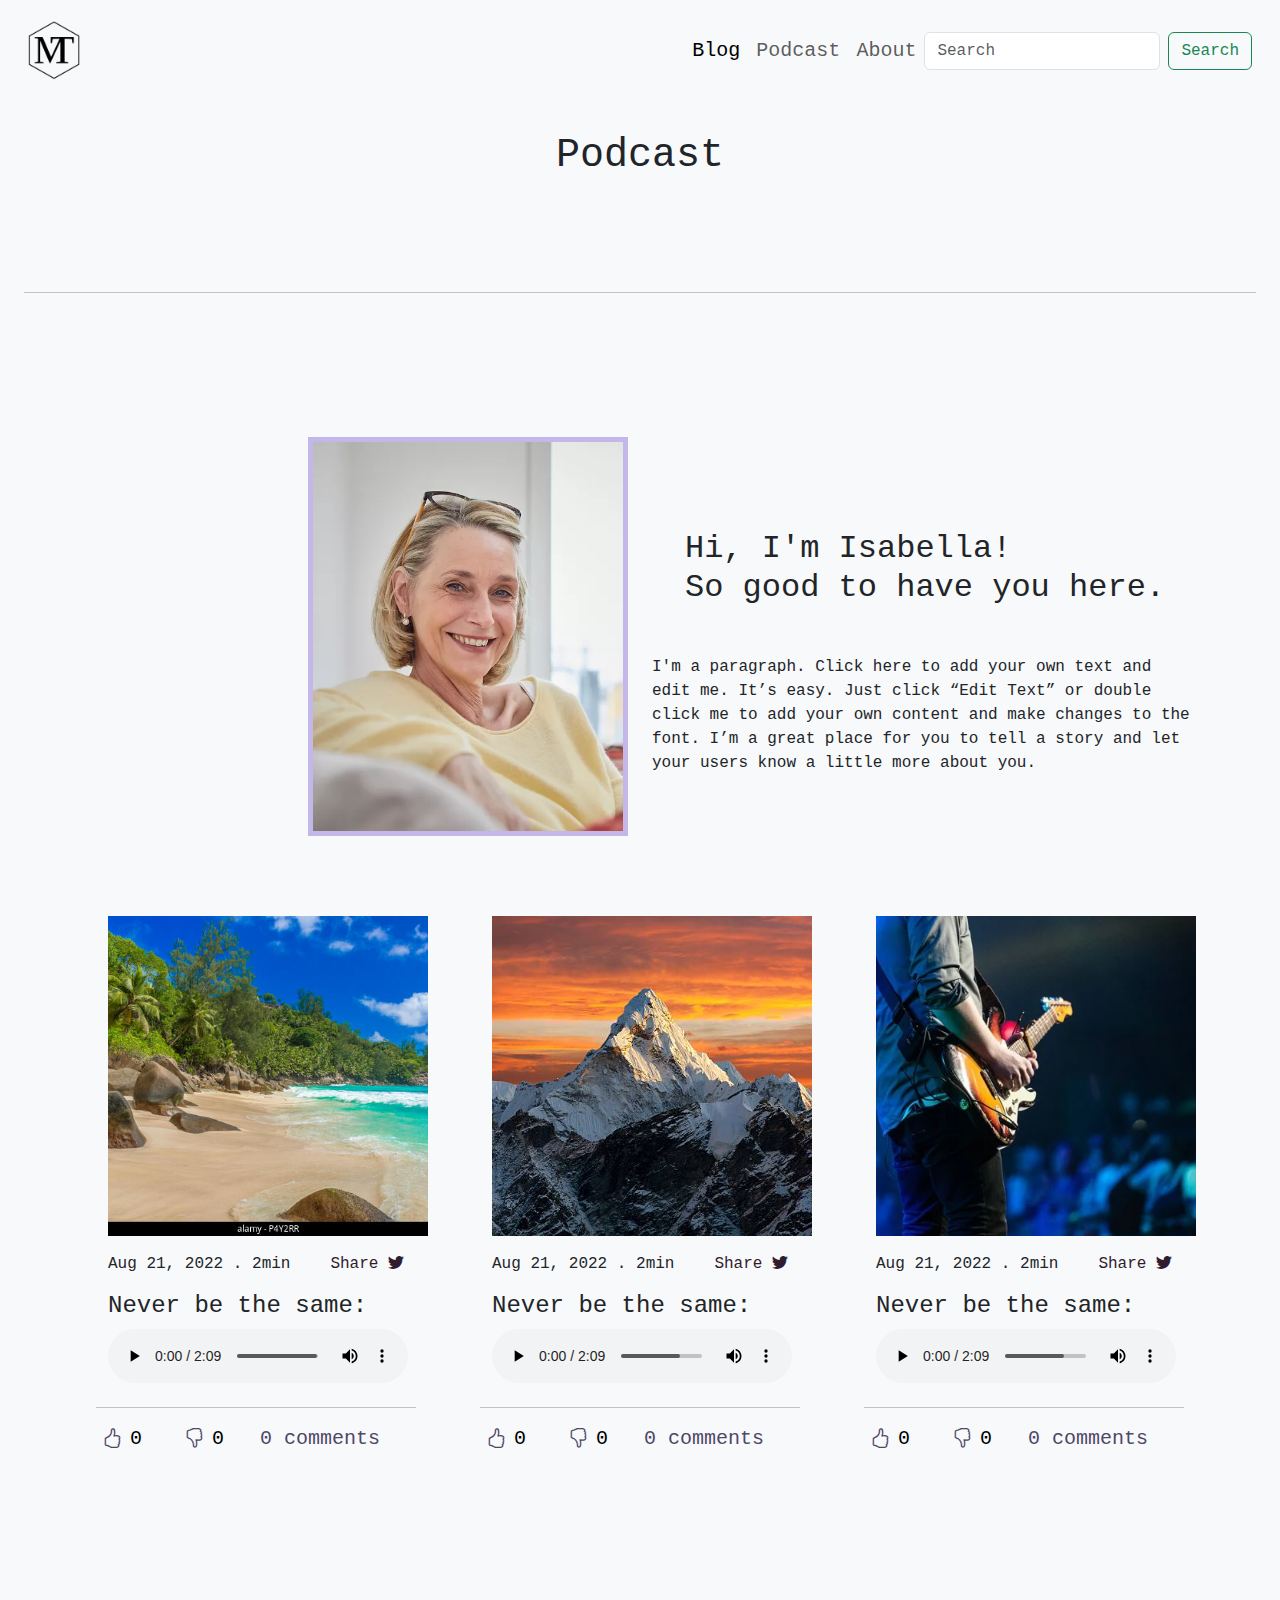
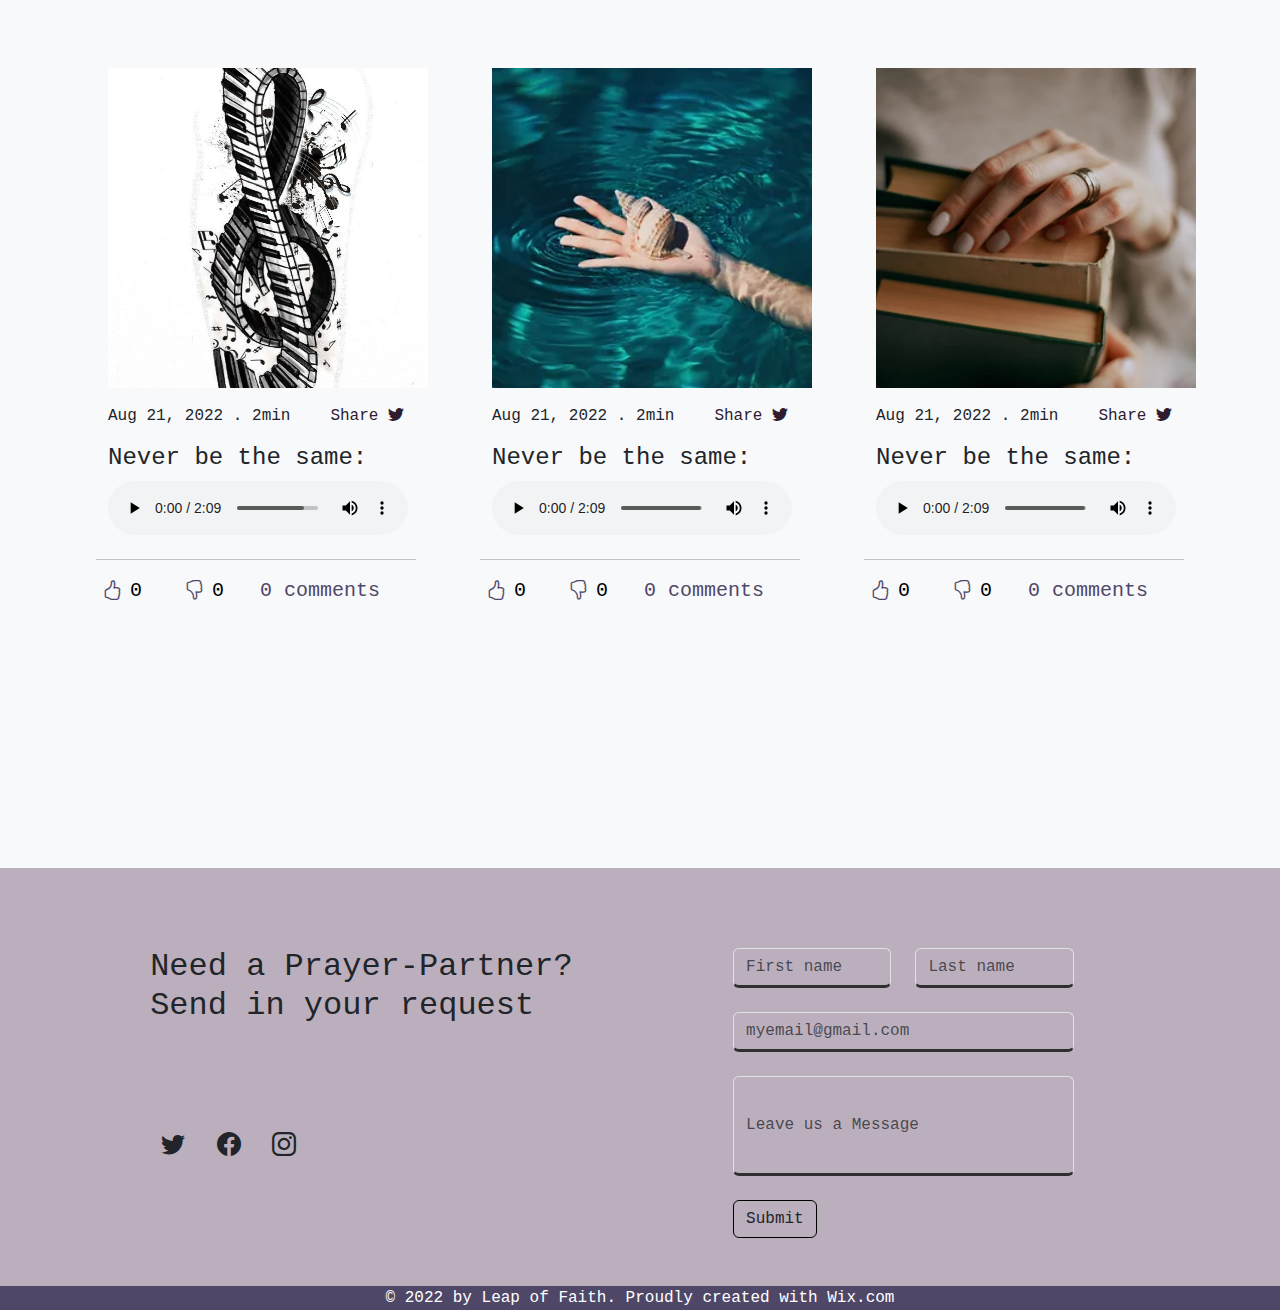
<file: podcast.html>
<!DOCTYPE html>
<html lang="en">
  <head>
    <meta charset="UTF-8" />
    <meta http-equiv="X-UA-Compatible" content="IE=edge" />
    <meta name="viewport" content="width=device-width, initial-scale=1.0" />
    <link
      rel="stylesheet"
      href="https://cdn.jsdelivr.net/npm/bootstrap@5.2.0/dist/css/bootstrap.min.css"
    />
    <link
      rel="stylesheet"
      href="https://cdn.jsdelivr.net/npm/bootstrap-icons@1.3.0/font/bootstrap-icons.css"
    />

    <link rel="stylesheet" href="style.css" />
    <title>Spirit Blog</title>
  </head>
  <body>
    <section class="container-fluid navbar-light bg-light">
      <nav class="navbar navbar-expand-lg navbar-light bg-light fixed-top">
        <div class="container-fluid">
          <a class="navbar-brand" href="index.html">
            <img src="./blog-images/logo.png" width="10%" alt="" />
          </a>
          <button
            class="navbar-toggler"
            type="button"
            data-bs-toggle="collapse"
            data-bs-target="#navbarSupportedContent"
            aria-controls="navbarSupportedContent"
            aria-expanded="false"
            aria-label="Toggle navigation"
          >
            <span class="navbar-toggler-icon"></span>
          </button>
          <div
            class="collapse navbar-collapse me-auto nav justify-content-end"
            id="navbarSupportedContent"
          >
            <ul class="navbar-nav mb-2 mb-lg-0">
              <li class="nav-item">
                <a class="nav-link active" aria-current="page" href="index.html"
                  >Blog</a
                >
              </li>
              <li class="nav-item">
                <a class="nav-link" href="./podcast.html">Podcast</a>
              </li>
              <li class="nav-item">
                <a class="nav-link" href="./about.html">About</a>
              </li>
            </ul>
            <form class="d-flex" role="search">
              <input
                class="form-control me-2"
                type="search"
                placeholder="Search"
                aria-label="Search"
              />
              <button class="btn btn-outline-success" type="submit">
                Search
              </button>
            </form>
          </div>
        </div>
      </nav>

      <div class="allStories d-flex justify-content-center">
        <h1 class="my-5" style="padding-top: 1.3em">Podcast</h1>
      </div>
      <div class="container-fluid py-4 my-4">
        <hr />
      </div>
      <section>
        <div class="container">
          <div class="row">
            <div class="large-space"></div>
            <div class="col-md-6 my-5 d-flex justify-content-end">
              <div class="podcast-image">
                <img src="./blog-images/isabella-head.webp" alt="" />
              </div>
            </div>
            <div class="col-md-6 my-5 d-flex justify-content-start">
              <div class="author-text">
                <h2 class="my-5">
                  Hi, I'm Isabella!<br />So good to have you here.
                </h2>
                <p>
                  I'm a paragraph. Click here to add your own text and edit me.
                  It’s easy. Just click “Edit Text” or double click me to add
                  your own content and make changes to the font. I’m a great
                  place for you to tell a story and let your users know a little
                  more about you.
                </p>
                <!-- <a class="btn btn-light readMore" href="podcast.html">Listen</a> -->
              </div>
            </div>
          </div>
        </div>
      </section>

      <section class="blog-wrapper">
        <div class="blog-gallery">
          <div class="mb-5 blog-gallery-item">
            <div class="container">
              <img src="./blog-images/p4y2rr.jpg" alt="" />
            </div>
            <div class="mt-3 d-flex justify-content-between container">
              <p>Aug 21, 2022 . 2min</p>

              <!-- SOCIAL MEDIA SHARE -->
              <a class="twitter">
                &nbsp Share&nbsp<i class="bi bi-twitter"></i
              ></a>
            </div>
            <div class="container">
              <figure>
                <figcaption><h4>Never be the same:</h4></figcaption>
                <audio
                  controls
                  src="/blog-audio/Never_be_the_same.mpeg"
                ></audio>
              </figure>
            </div>

            <hr class="mt-2 mb-0" />
            <div class="viewComments d-flex mt-3">
              <!-- LIKES AND DISLIKES -->

              <div class="voting">
                <button id="likebtn">
                  <i class="bi bi-hand-thumbs-up"></i>
                </button>
                <input type="number" id="input1" value="0" name="" />
                <button id="dislikebtn">
                  <i class="bi bi-hand-thumbs-down"></i>
                </button>
                <input type="number" id="input2" value="0" name="" />
              </div>
              <a href="#"><p>0 comments</p></a>
            </div>
          </div>
          <div class="mb-5 blog-gallery-item">
            <div class="container">
              <img src="./blog-images/everestx612.jpg" alt="" />
            </div>
            <div class="mt-3 d-flex justify-content-between container">
              <p>Aug 21, 2022 . 2min</p>

              <!-- SOCIAL MEDIA SHARE -->
              <a class="twitter">
                &nbsp Share&nbsp<i class="bi bi-twitter"></i
              ></a>
            </div>
            <div class="container">
              <figure>
                <figcaption><h4>Never be the same:</h4></figcaption>
                <audio
                  controls
                  src="/blog-audio/Never_be_the_same.mpeg"
                ></audio>
              </figure>
            </div>

            <hr class="mt-2 mb-0" />
            <div class="viewComments d-flex mt-3">
              <!-- LIKES AND DISLIKES -->

              <div class="voting">
                <button id="likebtn">
                  <i class="bi bi-hand-thumbs-up"></i>
                </button>
                <input type="number" id="input1" value="0" name="" />
                <button id="dislikebtn">
                  <i class="bi bi-hand-thumbs-down"></i>
                </button>
                <input type="number" id="input2" value="0" name="" />
              </div>
              <a href="#"><p>0 comments</p></a>
            </div>
          </div>
          <div class="mb-5 blog-gallery-item">
            <div class="container">
              <img src="./blog-images/the-power-of-guitar.webp" alt="" />
            </div>
            <div class="mt-3 d-flex justify-content-between container">
              <p>Aug 21, 2022 . 2min</p>

              <!-- SOCIAL MEDIA SHARE -->
              <a class="twitter">
                &nbsp Share&nbsp<i class="bi bi-twitter"></i
              ></a>
            </div>
            <div class="container">
              <figure>
                <figcaption><h4>Never be the same:</h4></figcaption>
                <audio
                  controls
                  src="/blog-audio/Never_be_the_same.mpeg"
                ></audio>
              </figure>
            </div>

            <hr class="mt-2 mb-0" />
            <div class="viewComments d-flex mt-3">
              <!-- LIKES AND DISLIKES -->

              <div class="voting">
                <button id="likebtn">
                  <i class="bi bi-hand-thumbs-up"></i>
                </button>
                <input type="number" id="input1" value="0" name="" />
                <button id="dislikebtn">
                  <i class="bi bi-hand-thumbs-down"></i>
                </button>
                <input type="number" id="input2" value="0" name="" />
              </div>
              <a href="#"><p>0 comments</p></a>
            </div>
          </div>
          <div class="mb-5 blog-gallery-item">
            <div class="container">
              <img src="./blog-images/piano-tattoos-key-tattoos.jpg" alt="" />
            </div>
            <div class="mt-3 d-flex justify-content-between container">
              <p>Aug 21, 2022 . 2min</p>

              <!-- SOCIAL MEDIA SHARE -->
              <a class="twitter">
                &nbsp Share&nbsp<i class="bi bi-twitter"></i
              ></a>
            </div>
            <div class="container">
              <figure>
                <figcaption><h4>Never be the same:</h4></figcaption>
                <audio
                  controls
                  src="/blog-audio/Never_be_the_same.mpeg"
                ></audio>
              </figure>
            </div>

            <hr class="mt-2 mb-0" />
            <div class="viewComments d-flex mt-3">
              <!-- LIKES AND DISLIKES -->

              <div class="voting">
                <button id="likebtn">
                  <i class="bi bi-hand-thumbs-up"></i>
                </button>
                <input type="number" id="input1" value="0" name="" />
                <button id="dislikebtn">
                  <i class="bi bi-hand-thumbs-down"></i>
                </button>
                <input type="number" id="input2" value="0" name="" />
              </div>
              <a href="#"><p>0 comments</p></a>
            </div>
          </div>
          <div class="mb-5 blog-gallery-item">
            <div class="container">
              <img src="./blog-images/hand-snail-water.webp" alt="" />
            </div>
            <div class="mt-3 d-flex justify-content-between container">
              <p>Aug 21, 2022 . 2min</p>

              <!-- SOCIAL MEDIA SHARE -->
              <a class="twitter">
                &nbsp Share&nbsp<i class="bi bi-twitter"></i
              ></a>
            </div>
            <div class="container">
              <figure>
                <figcaption><h4>Never be the same:</h4></figcaption>
                <audio
                  controls
                  src="/blog-audio/Never_be_the_same.mpeg"
                ></audio>
              </figure>
            </div>

            <hr class="mt-2 mb-0" />
            <div class="viewComments d-flex mt-3">
              <!-- LIKES AND DISLIKES -->

              <div class="voting">
                <button id="likebtn">
                  <i class="bi bi-hand-thumbs-up"></i>
                </button>
                <input type="number" id="input1" value="0" name="" />
                <button id="dislikebtn">
                  <i class="bi bi-hand-thumbs-down"></i>
                </button>
                <input type="number" id="input2" value="0" name="" />
              </div>
              <a href="#"><p>0 comments</p></a>
            </div>
          </div>
          <div class="mb-5 blog-gallery-item">
            <div class="container">
              <img src="./blog-images/person-book.webp" alt="" />
            </div>
            <div class="mt-3 d-flex justify-content-between container">
              <p>Aug 21, 2022 . 2min</p>

              <!-- SOCIAL MEDIA SHARE -->
              <a class="twitter">
                &nbsp Share&nbsp<i class="bi bi-twitter"></i
              ></a>
            </div>
            <div class="container">
              <figure>
                <figcaption><h4>Never be the same:</h4></figcaption>
                <audio
                  controls
                  src="/blog-audio/Never_be_the_same.mpeg"
                ></audio>
              </figure>
            </div>

            <hr class="mt-2 mb-0" />
            <div class="viewComments d-flex mt-3">
              <!-- LIKES AND DISLIKES -->

              <div class="voting">
                <button id="likebtn">
                  <i class="bi bi-hand-thumbs-up"></i>
                </button>
                <input type="number" id="input1" value="0" name="" />
                <button id="dislikebtn">
                  <i class="bi bi-hand-thumbs-down"></i>
                </button>
                <input type="number" id="input2" value="0" name="" />
              </div>
              <a href="#"><p>0 comments</p></a>
            </div>
          </div>
        </div>
      </section>

      <!-- FOOTER SECTTION  -->

      <section>
        <div>
          <div class="row footer-note">
            <div class="large-space"></div>
            <div class="col-md-6 my-5">
              <div>
                <h2>Need a Prayer-Partner?<br />Send in your request</h2>
              </div>
              <div class="larger-space"></div>
              <div class="social-icons pl-5">
                <i class="bi bi-twitter"></i>
                <i class="bi bi-facebook"></i>
                <i class="bi bi-instagram"></i>
              </div>
            </div>
            <div class="col-md-6 my-5 container">
              <form class="container">
                <div class="row">
                  <div class="col-md-4">
                    <input
                      type="text"
                      class="form-control"
                      placeholder="First name"
                      aria-label="First name"
                    />
                  </div>
                  <div class="col-md-4">
                    <input
                      type="text"
                      class="form-control"
                      placeholder="Last name"
                      aria-label="Last name"
                    />
                  </div>
                </div>
                <br />
                <div class="row">
                  <div class="col-8">
                    <input
                      type="email"
                      class="form-control"
                      placeholder="myemail@gmail.com"
                      aria-label="email"
                    />
                  </div>
                </div>
                <br />
                <div class="row">
                  <div class="col-8">
                    <input
                      type="text"
                      class="form-control"
                      placeholder="Leave us a Message"
                      aria-label="Message"
                      style="height: 100px"
                    />
                  </div>
                </div>
                <br />

                <a type="submit" class="btn sub" href="#">Submit</a>
              </form>
            </div>
          </div>
        </div>
      </section>

      <div class="row legal d-flex justify-content-center">
        © 2022 by Leap of Faith. Proudly created with Wix.com
      </div>
    </section>

    <!-- JavaScript Bundle with Popper -->

    <script
      src="https://cdn.jsdelivr.net/npm/bootstrap@5.2.1/dist/js/bootstrap.bundle.min.js"
      integrity="sha384-u1OknCvxWvY5kfmNBILK2hRnQC3Pr17a+RTT6rIHI7NnikvbZlHgTPOOmMi466C8"
      crossorigin="anonymous"
    ></script>
    <script src="main.js"></script>
  </body>
</html>
</file>
<file: style.css>
* {
  margin: 0;
  font-family: "Courier New", Courier, monospace;
}

nav {
  padding: 1em !important;
}
.nav-item {
  font-size: 20px;
}
.allStories {
  margin-top: 2em;
}
.hero-bg {
  width: 100%;
  clip-path: circle(60% at 50% 97%);
  background: transparent !important;
}
.hero-scrollingText {
  background-image: url(./blog-images/everestX1920jpg);
  height: 130vh;
  width: 100%;
  background-attachment: fixed;
  background-position: center;
}
.heroInnerText {
  display: flex;
  flex-direction: column;
  align-items: center;
  /* padding-top: 10em; */
  /* margin-top: -2em; */
  color: #fff;
  /* font-family: "Times New Roman", Times, serif; */
  background: rgba(0, 0, 0, 0.4) !important;
  height: 130vh;
}
.heroInnerText h1 {
  padding-top: 5em;
  font-size: 500%;
  background: transparent !important;
}

.heroInnerText h4 {
  font-size: 200%;
  font-weight: 700;
  letter-spacing: 1px;
  color: #fff;
}

.authorImage img {
  border-top-left-radius: 47%;
  border-top-right-radius: 47%;
  transform: scale(0.8);
}
.large-space {
  height: 2em;
}

.author-text,
.authorImage,
.podImage {
  display: flex;
  flex-direction: column;
  align-items: center;
  justify-content: center;
}

.readMore {
  border: #000 solid 1px;
}
.readMore:hover {
  background-color: rgb(48, 28, 48);
  color: #fff;
}
.larger-space {
  height: 6em !important;
}
.footer-note {
  padding-left: 11%;
  background-color: #bcafbd;
}
.social-icons i {
  margin: 2%;
  font-size: 150%;
}
.legal {
  background-color: #4f4768;
  color: #fff;
}
.footer-note input,
textarea {
  background-color: #bcafbd;
  color: #000;
  border-bottom: solid rgb(48, 47, 47);
}
.sub {
  border: #000 solid 1px;
}
.sub:hover {
  background-color: #4f4768;
  color: #fff;
}
.podacst-wrapper {
  padding: 0 8em !important;
}
.podcast {
  margin: 2em 0;
}
.podcast a {
  text-decoration: none;
  color: rgb(49, 47, 47);
}
.podcasts img {
  border: 5px solid #c3b6e9;
  width: 300px;
}
.podcasts .podcast {
  width: 320px;
  margin-bottom: 3em;
}
.author-podcast {
  margin-top: 5em;
}
.author-podcast h1 {
  margin-top: -2em !important;
}
.podcast-image img {
  width: 320px;
  border: 5px solid #c3b6e9;
}
.blog-bio {
  display: flex;
  justify-content: space-between;
  font-size: 13px;
}
.about-text {
  margin-top: 1em;
  margin-bottom: 4em;
}

.slider-wrap {
  display: flex !important;
  justify-content: space-between;
  width: 90% !important;
}
.blog-wrapper {
  display: flex;
  justify-content: center;
  margin-bottom: 5em;
}
.blog-gallery {
  display: flex;
  flex-wrap: wrap;
  justify-content: center;
  width: 80em;
}
.blog-gallery-item {
  width: 20em;
  height: 42em;
  margin: 2em 2em 2em 2em;
}
.blog-gallery-item img {
  width: 20em;
  height: 20em;
  object-fit: cover;
}
.about-topline {
  margin-top: 9em;
}
.login {
  display: flex;
  align-items: center;
  justify-content: center;
  width: 100%;
  margin-bottom: 3em;
}
.login form {
  width: 400px;
  justify-content: center;
}
footer {
  width: 100%;
  overflow: hidden;
  margin-bottom: 0;
}
.voting {
  display: flex;
  justify-content: center;
  height: 1.5em;
}
.voting input {
  width: 50px;
  border: none;
  pointer-events: none;
  background: transparent;
}
.voting button {
  border: none;
  background-color: transparent;
  color: #4f4768;
}
.voting button:active {
  color: #000;
  transform: scale(1.2);
}
.viewComments {
  font-size: 20px;
  text-decoration: none;
}
.viewComments a {
  text-decoration: none;
  color: #4f4768;
}
.twitter {
  text-decoration: none;
  color: rgb(48, 28, 48);
}

/* ............................................. */
/* ............................................. */
/* ............................................. */

@media (max-width: 1500px) {
  .heroInnerText h1 {
    padding-top: 0.3em;
  }

  .heroInnerText {
    padding-top: 52%;
    margin-top: -32em;
  }
  .hero-bg {
    width: 100%;
    clip-path: circle(60% at 50% 117%);
    background: transparent !important;
  }
}
@media (max-width: 900px) {
  .heroInnerText h1 {
    padding-top: 0.3em;
    font-size: 400%;
  }

  .heroInnerText h4 {
    font-size: 150%;
  }
  .heroInnerText {
    padding-top: 92%;
    margin-top: -22em;
  }
  .hero-bg {
    width: 100%;
    clip-path: circle(60% at 50% 87%);
    background: transparent !important;
  }
}

@media (max-width: 450px) {
  .heroInnerText h1 {
    padding-top: 8em;
    font-size: 250%;
  }

  .heroInnerText h4 {
    font-size: 95%;
  }
  .heroInnerText {
    padding-top: 92%;
    margin-top: -22em;
  }
  .hero-bg {
    width: 100%;
    clip-path: circle(60% at 50% 87%);
    background: transparent !important;
  }
}
</file>
